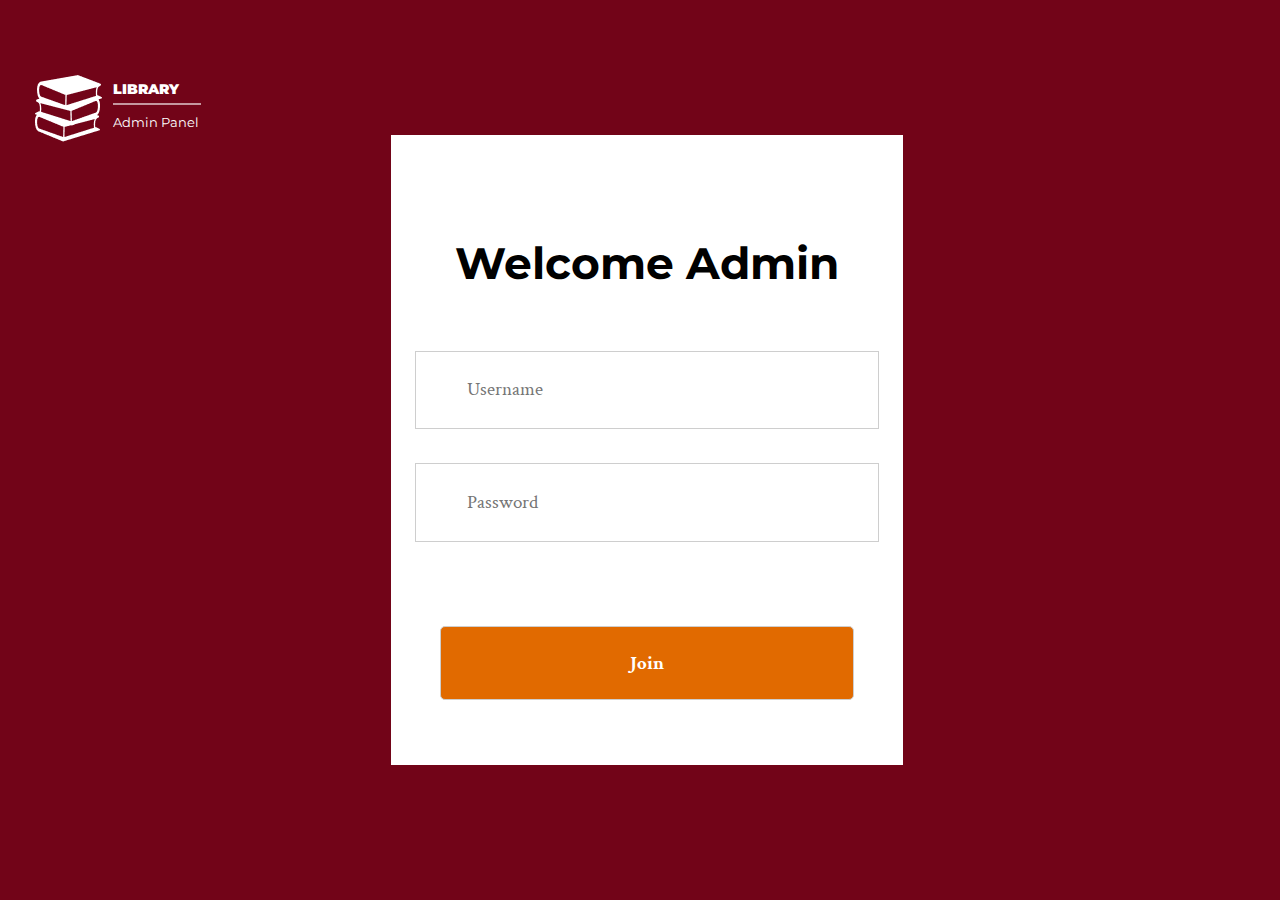
<file: index.html>
<!DOCTYPE html>
<html lang="en">

<head>
    <meta charset="UTF-8">
    <meta http-equiv="X-UA-Compatible" content="IE=edge">
    <meta name="viewport" content="width=device-width, initial-scale=1.0">
    <!-- jquery -->
    <script defer src="https://ajax.googleapis.com/ajax/libs/jquery/3.6.1/jquery.min.js"></script>
    <!-- js -->
    <script defer src=".//js/login.js"></script>
    <!-- google font cdn's -->
    <link
        href="https://fonts.googleapis.com/css2?family=Crimson+Text:wght@400;700&family=Montserrat:wght@400;500;600;700;900&family=Nunito+Sans&family=Roboto&display=swap"
        rel="stylesheet">
    <!-- Bootstrap -->
    <link href="https://cdn.jsdelivr.net/npm/bootstrap@5.2.3/dist/css/bootstrap.min.css" rel="stylesheet"
        integrity="sha384-rbsA2VBKQhggwzxH7pPCaAqO46MgnOM80zW1RWuH61DGLwZJEdK2Kadq2F9CUG65" crossorigin="anonymous">
    <!-- css -->
    <link rel="stylesheet" href="./css/reset.css">
    <link rel="stylesheet" href="./css/adminpanel.css">
    <title>Admin Login | Desktop</title>
</head>

<body>
    <div class="main">
        <div class="loginlogo">
            <div class="navbarhead">
                <img class="mainbook" src="./images/adminpanelimg/Vector.png" alt="book">
                <div class="head">
                    <h1>LIBRARY</h1>
                    <div class="firstline"></div>
                    <div class="h1">Admin Panel</div>
                </div>
            </div>
        </div>

        <div class="login">
            <div class="welcome">Welcome Admin</div>
            <input id="usernameinput" class="joininput" type="text" placeholder="Username">
            <input id="passwordinput" class="joininput" type="password" placeholder="Password">
            <button class="join">Join</button>

            <div id="success" class="alert alert-success alertwidth alertsuc ">
                Succesful
                Welcome Admin Panel
            </div>
            <div id="danger" class="alert alert-danger alertwidth alertdang">
                Please try again!
            </div>

        </div>

    </div>
</body>

</html>
</file>
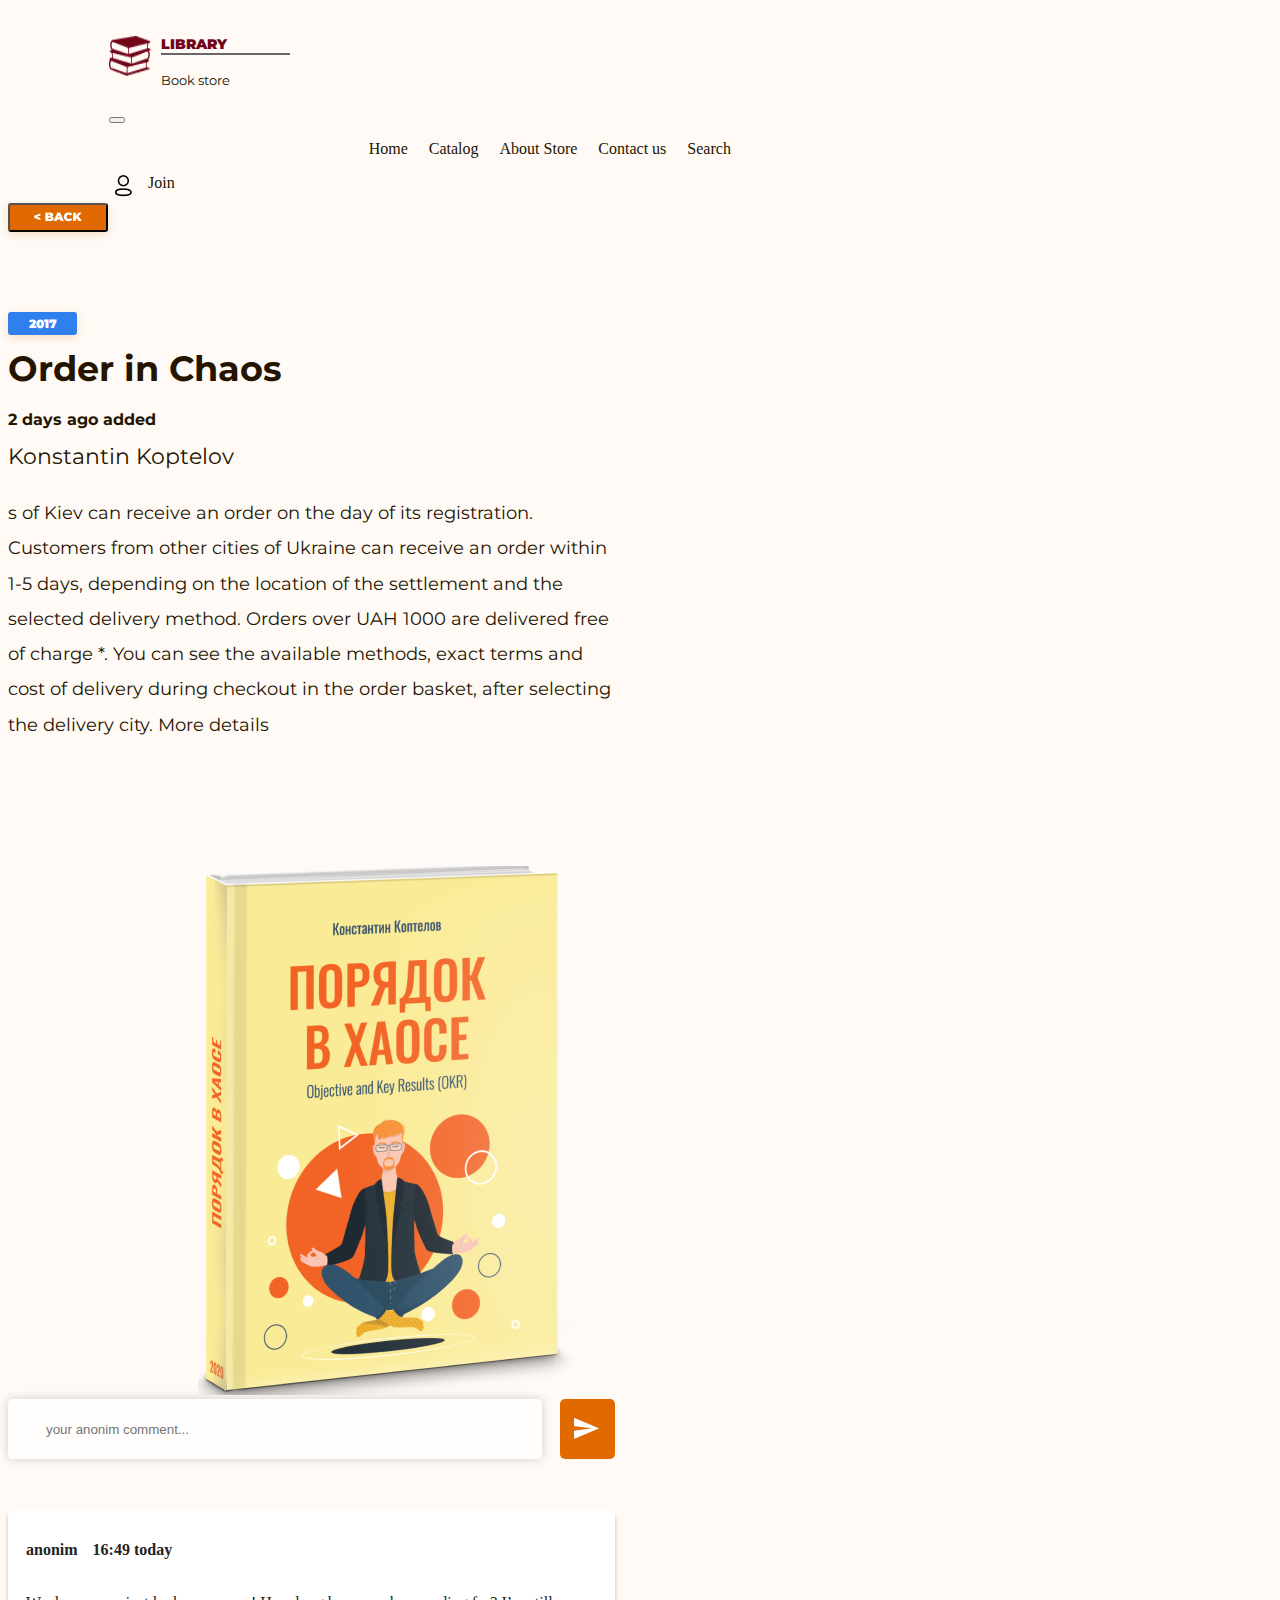
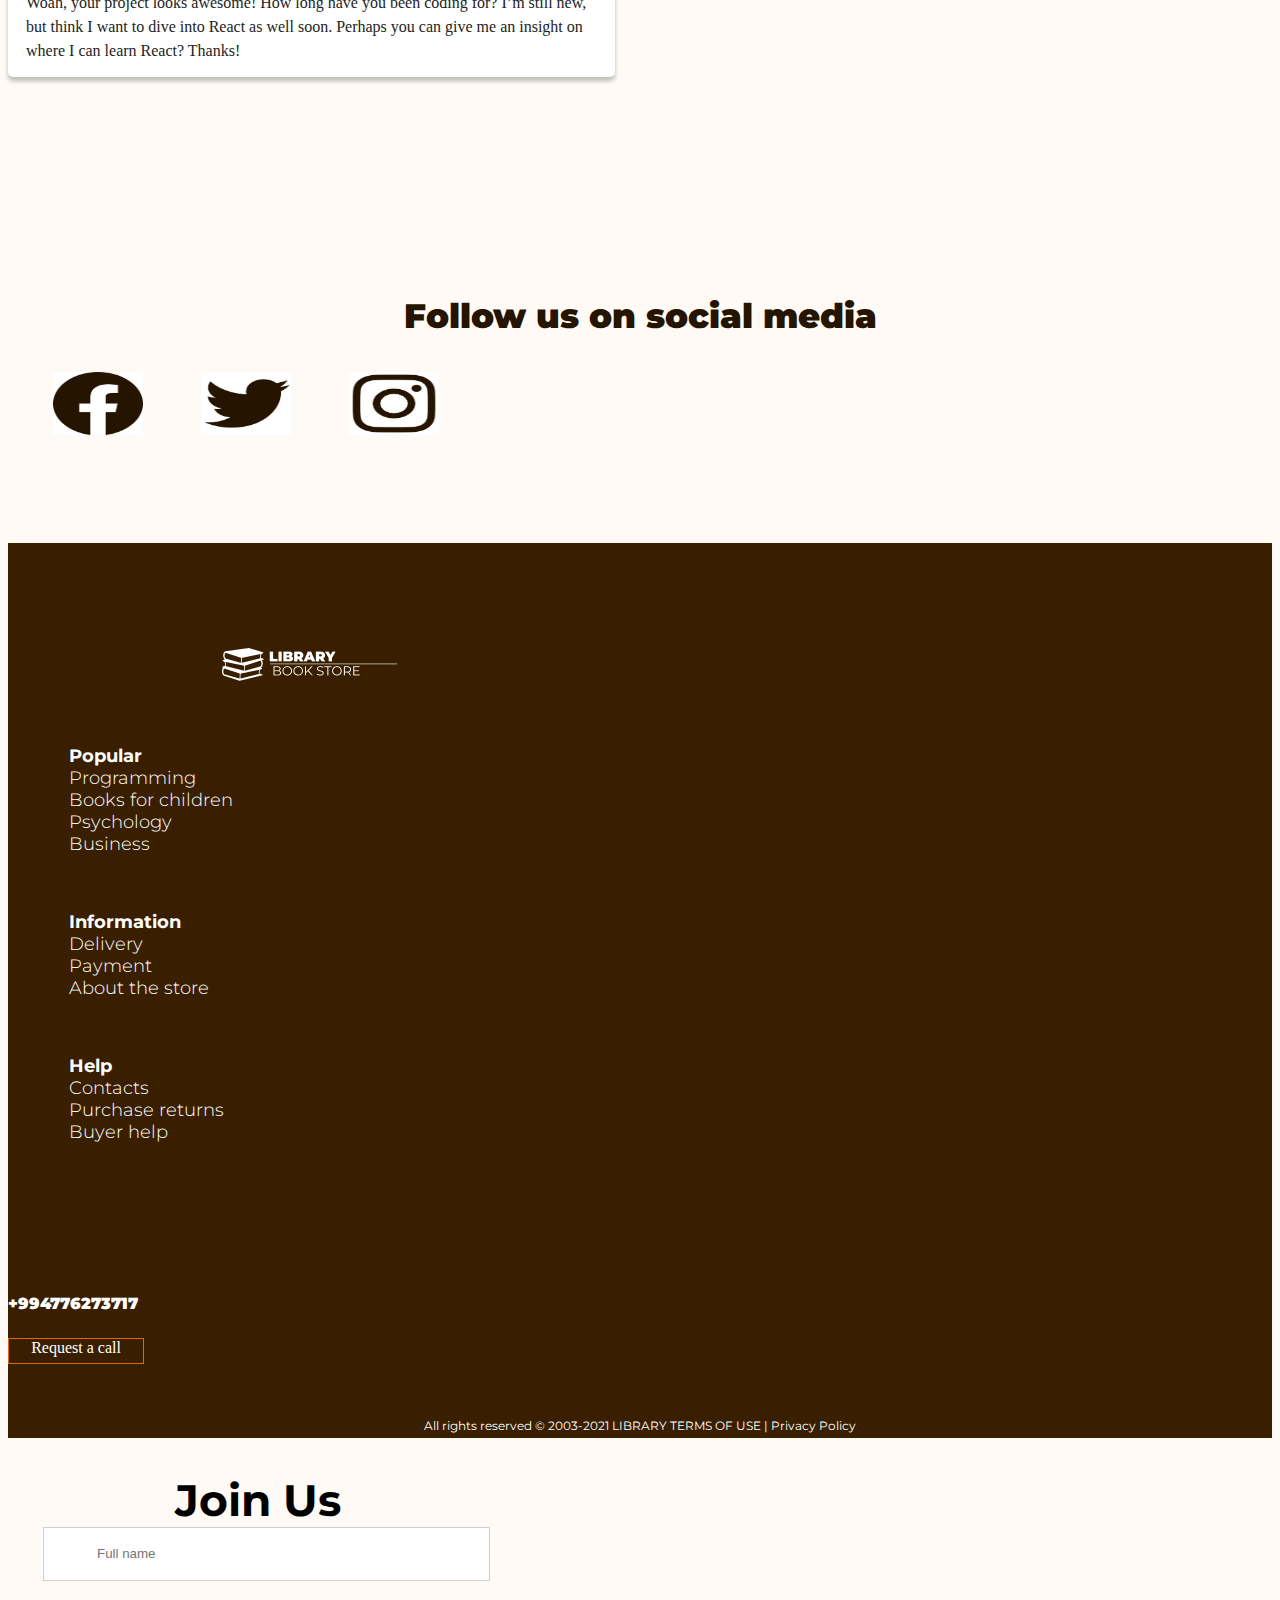
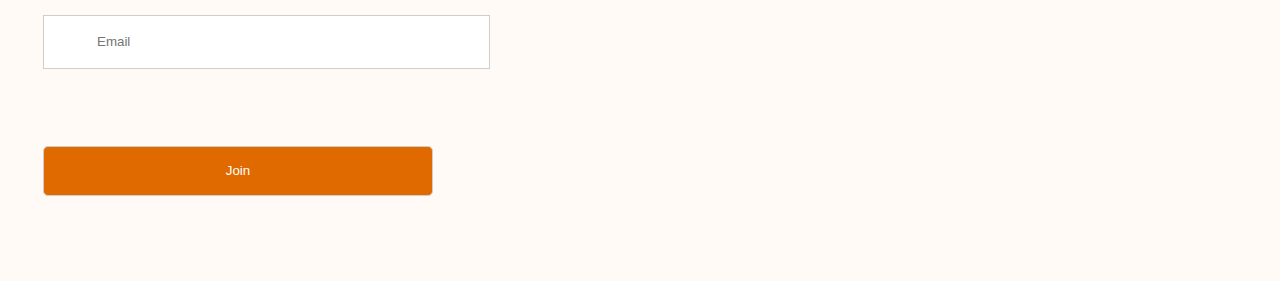
<file: book-page.html>
<!DOCTYPE html>
<html lang="en">

<head>
    <meta charset="UTF-8">
    <meta http-equiv="X-UA-Compatible" content="IE=edge">
    <meta name="viewport" content="width=device-width, initial-scale=1.0">
    <title>Document</title>
    <link rel="stylesheet" href="https://cdn.jsdelivr.net/npm/bootstrap@5.2.2/dist/css/bootstrap.min.css"
        integrity="sha384-Zenh87qX5JnK2Jl0vWa8Ck2rdkQ2Bzep5IDxbcnCeuOxjzrPF/et3URy9Bv1WTRi" crossorigin="anonymous">
    <link rel="stylesheet" href="./assets/css/book-page.css">
    <link
        href="https://fonts.googleapis.com/css2?family=Montserrat:wght@400;500;600;900&family=Nunito+Sans&family=Roboto&display=swap"
        rel="styleshee9t">
    <link
        href="https://fonts.googleapis.com/css2?family=Montserrat:wght@400;500;600;900&family=Nunito+Sans&family=Roboto&display=swap"
        rel="stylesheet">
    <script defer src="https://cdn.jsdelivr.net/npm/bootstrap@5.2.2/dist/js/bootstrap.min.js"
        integrity="sha384-IDwe1+LCz02ROU9k972gdyvl+AESN10+x7tBKgc9I5HFtuNz0wWnPclzo6p9vxnk"
        crossorigin="anonymous"></script>
    <script defer src="https://cdnjs.cloudflare.com/ajax/libs/jquery/3.2.1/jquery.min.js"></script>
    <script defer src="./js/adminpanel.js"></script>
    <script defer src="https://cdnjs.cloudflare.com/ajax/libs/popper.js/1.12.3/umd/popper.min.js"
        integrity="sha384-vFJXuSJphROIrBnz7yo7oB41mKfc8JzQZiCq4NCceLEaO4IHwicKwpJf9c9IpFgh" crossorigin="anonymous">
        </script>
    <script defer src="https://maxcdn.bootstrapcdn.com/bootstrap/4.0.0-beta.2/js/bootstrap.min.js"
        integrity="sha384-alpBpkh1PFOepccYVYDB4do5UnbKysX5WZXm3XxPqe5iKTfUKjNkCk9SaVuEZflJ"
        crossorigin="anonymous"></script>
</head>

<body>
    <!-- header -->
    <header>
        <div class="row">
            <nav class="navbar navbar-expand-lg  " style="height:80px ">
                <div class="container-fluid" style="margin-top:36px">
                    <a class="navlogo" href="#">
                        <img src="./assets/images/Vector (7).png" alt="book">
                        <div>
                            <div class="logoh1">LIBRARY</div>
                            <div class="line"></div>
                            <p class="logop">Book store</p>
                        </div>
                    </a>
                    <button class="navbar-toggler" type="button" data-bs-toggle="collapse" data-bs-target="#navbarNav"
                        aria-controls="navbarNav" aria-expanded="false" aria-label="Toggle navigation">
                        <span class="navbar-toggler-icon"></span>
                    </button>
                    <div class="collapse navbar-collapse" id="navbarNav">
                        <ul class="navbar-nav">
                            <li class="nav-item"><a href="#">Home</a></li>
                            <li class="nav-item"><a href="./catalog.html">Catalog</a></li>
                            <li class="nav-item"><a href="./about.html">About Store</a></li>
                            <li class="nav-item"><a href="#">Contact us</a></li>
                            <li class="nav-item"><a href="#">Search</a></li>
                        </ul>
                        <a class="joinbtn">
                            <button type="button" id="join_btn" data-toggle="modal" data-target="#exampleModal">
                                <img src="./assets/images/Combined Shape.png" alt="icon">
                            </button> Join </a>
                    </div>
                </div>
            </nav>
    </header>
    <!-- header -->
    <section>
        <div class="row">
            <div class="col-lg-1"></div>
            <div class="col-md-12 col-lg-5">
                <button class="back-btn"><img src="./assets/images/_ back.png" alt=""></p> </button>
                <div class="number">2017</div>
                <div class="h2">Order in Chaos</div>
                <div class="h3">2 days ago added</div>
                <div class="h5">Konstantin Koptelov</div>
                <p class="text_p"> s of Kiev can receive an order on the day of its registration. Customers from other
                    cities of Ukraine can receive an order within 1-5 days, depending on the location of the settlement
                    and the selected delivery method. Orders over UAH 1000 are delivered free of charge *. You can see
                    the available methods, exact terms and cost of delivery during checkout in the order basket, after
                    selecting the delivery city. More details </p>
            </div>
            <div class="col-md-12 col-lg-5">
                <img class="img" src="./assets/images/image 2 (3).png" alt="">
            </div>
            <div class="col-lg-1"></div>
        </div>
    </section>
    <section>
        <div class="row">
            <div class="col-lg-1"></div>
            <div class="col-md-12 col-lg-5">
                <div class="anonim-comment">
                    <input type="text" placeholder="your anonim comment..." class="inp">
                    <button class="img-btn"><img src="./assets/images/Vector (8).png" alt=""></button>
                </div>
                <div class="text-all">
                    <div class="text-box">
                        <p class="text-anonim anonim">anonim</p>
                        <p class="text-anonim today">16:49 today</p>
                    </div>
                    <p class="text-p">Woah, your project looks awesome! How long have you been coding for? I’m still
                        new, but think I want to dive into React as well soon. Perhaps you can give me an insight on
                        where I can learn React? Thanks!</p>
                </div>
            </div>
            <div class="col-md-12 col-lg-5"></div>
            <div class="col-lg-1"></div>
        </div>
    </section>
    <footer id="footer">
        <div class="main">
            <div class="row">
                <div class="col-md-12 col-lg-12">
                    <h1 id="follow">Follow us on social media</h1>
                </div>
            </div>
            <div class="row">
                <div class="col-md-12 col-lg-12">
                    <div class="row justify-content-center">
                        <img class="social fb" src="./assets/images/facebook.jpg" alt="">
                        <img class="social twt" src="./assets/images/twitter.jpg" alt="">
                        <img class="social insta" src="./assets/images/instagram.jpg" alt="">
                    </div>
                </div>
            </div>
            <div class="footer-box">
                <div class="row">
                    <div class="col-md-6 col-lg-3">
                        <img id="loqo" src="./assets/images/loqo.png" alt="">
                    </div>
                    <div class="col-md-12 col-lg-6">
                        <div class="row aaa">
                            <!-- <div class="list-box"> -->
                            <div class="col-md-12 col-lg-4">
                                <ul class="list-group">
                                    <li class="list-group-item title-group">Popular</li>
                                    <li class="list-group-item">Programming</li>
                                    <li class="list-group-item">Books for children</li>
                                    <li class="list-group-item">Psychology</li>
                                    <li class="list-group-item">Business</li>
                                </ul>
                            </div>
                            <div class="col-md-12 col-lg-4">
                                <ul class="list-group">
                                    <li class="list-group-item title-group">Information</li>
                                    <li class="list-group-item">Delivery</li>
                                    <li class="list-group-item">Payment</li>
                                    <li class="list-group-item">About the store</li>
                                </ul>
                            </div>
                            <div class="col-md-12 col-lg-4">
                                <ul class="list-group">
                                    <li class="list-group-item title-group">Help</li>
                                    <li class="list-group-item">Contacts</li>
                                    <li class="list-group-item">Purchase returns</li>
                                    <li class="list-group-item">Buyer help</li>
                                </ul>
                            </div>
                            <!-- </div> -->
                        </div>
                    </div>
                    <div class="col-md-12 col-lg-3">
                        <div class="connection">
                            <div class="phone">+994776273717</div>
                            <div class="call">Request a call</div>
                        </div>
                    </div>
                </div>
                <div class="row">
                    <div class="col-md-12 col-lg-12">
                        <p class="text">All rights reserved © 2003-2021 LIBRARY TERMS OF USE | Privacy Policy</p>
                    </div>
                </div>
            </div>
        </div>
    </footer>
    <!-- Modal -->
    <div class="modal fade" id="exampleModal" tabindex="-1" role="dialog" aria-labelledby="exampleModalLabel"
        aria-hidden="true">
        <div class="modal-dialog" role="document">
            <div class="modal-content">
                <h5 class="modal-title" id="exampleModalLabel">Join Us</h5>
                <div class="modal-body">
                    <input id="modalnameinput" class="modal-input" type="text" placeholder="Full name">
                    <input id="modalmailinput" class="modal-input" type="email" placeholder="Email">
                    <button id="modaljoinbtn" type="button" class="btn btn-warning">Join</button>
                </div>
            </div>
        </div>
    </div>
</body>

</html>
</file>
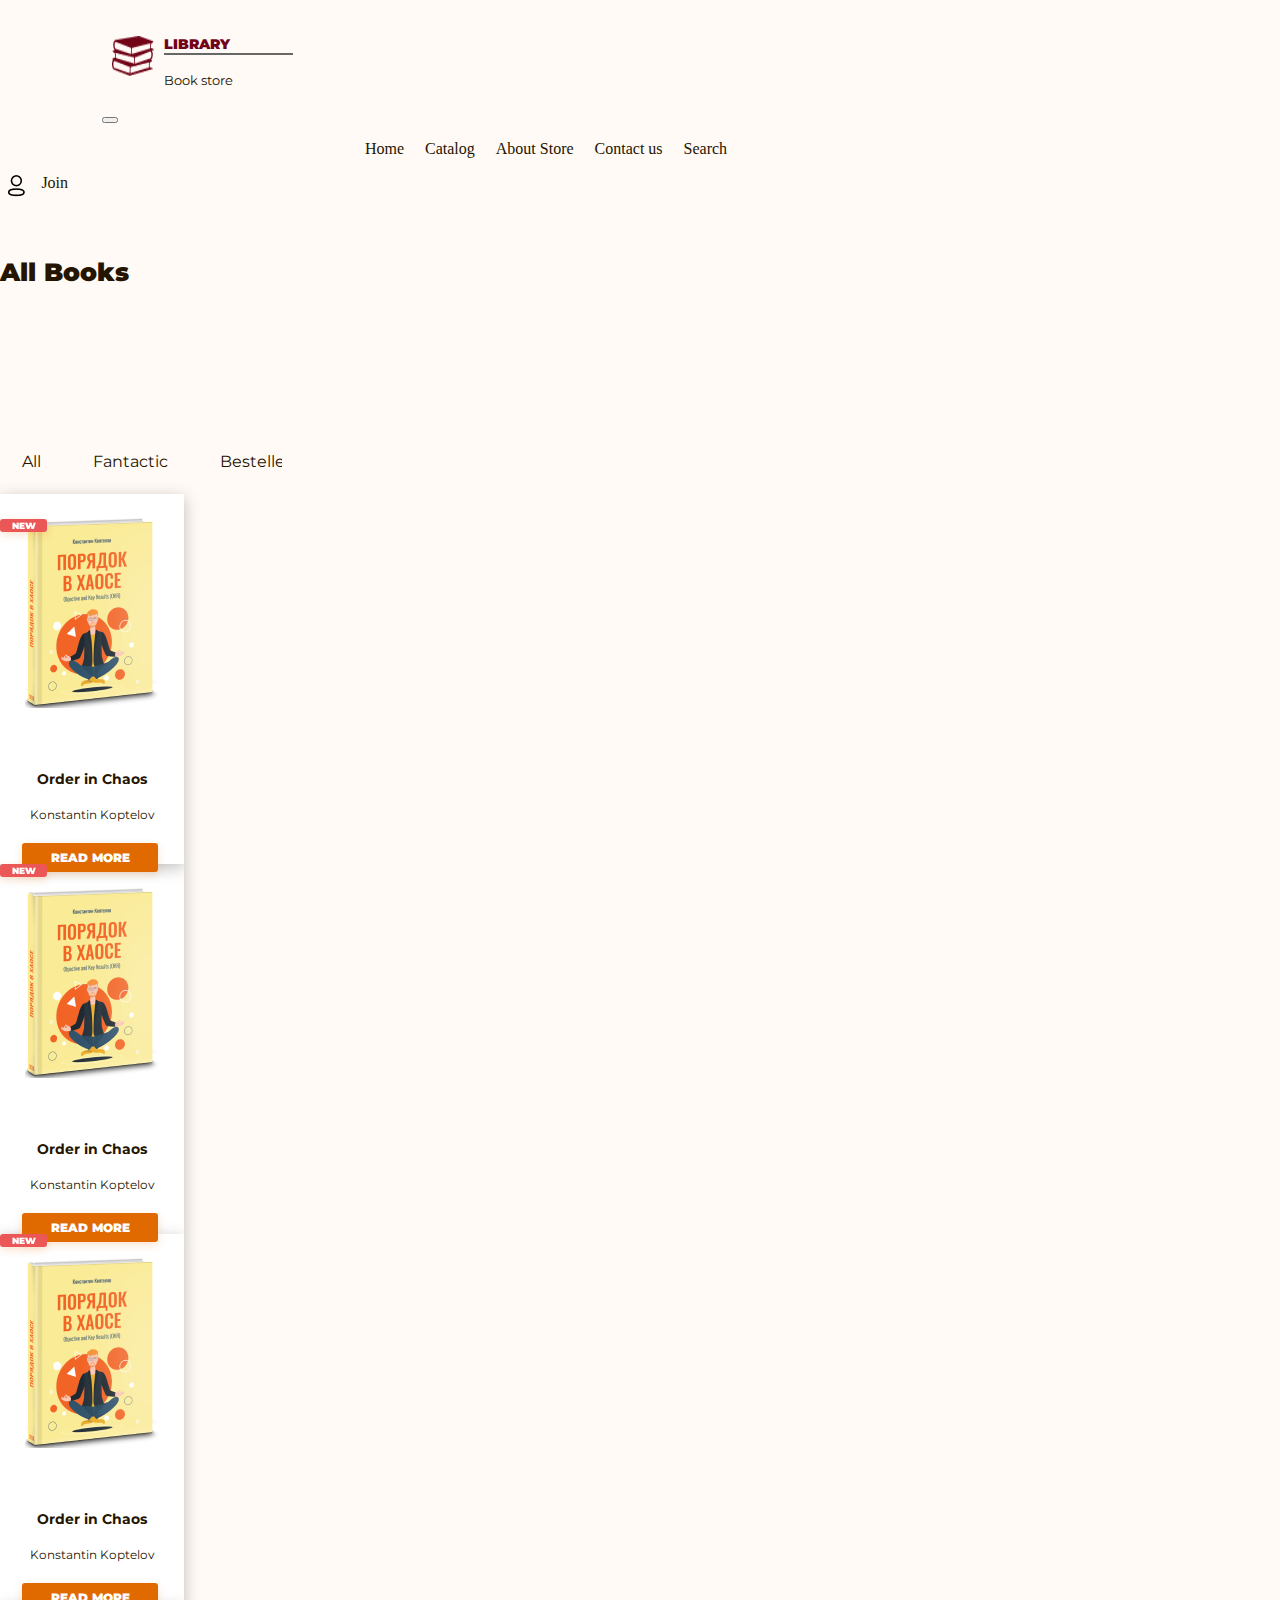
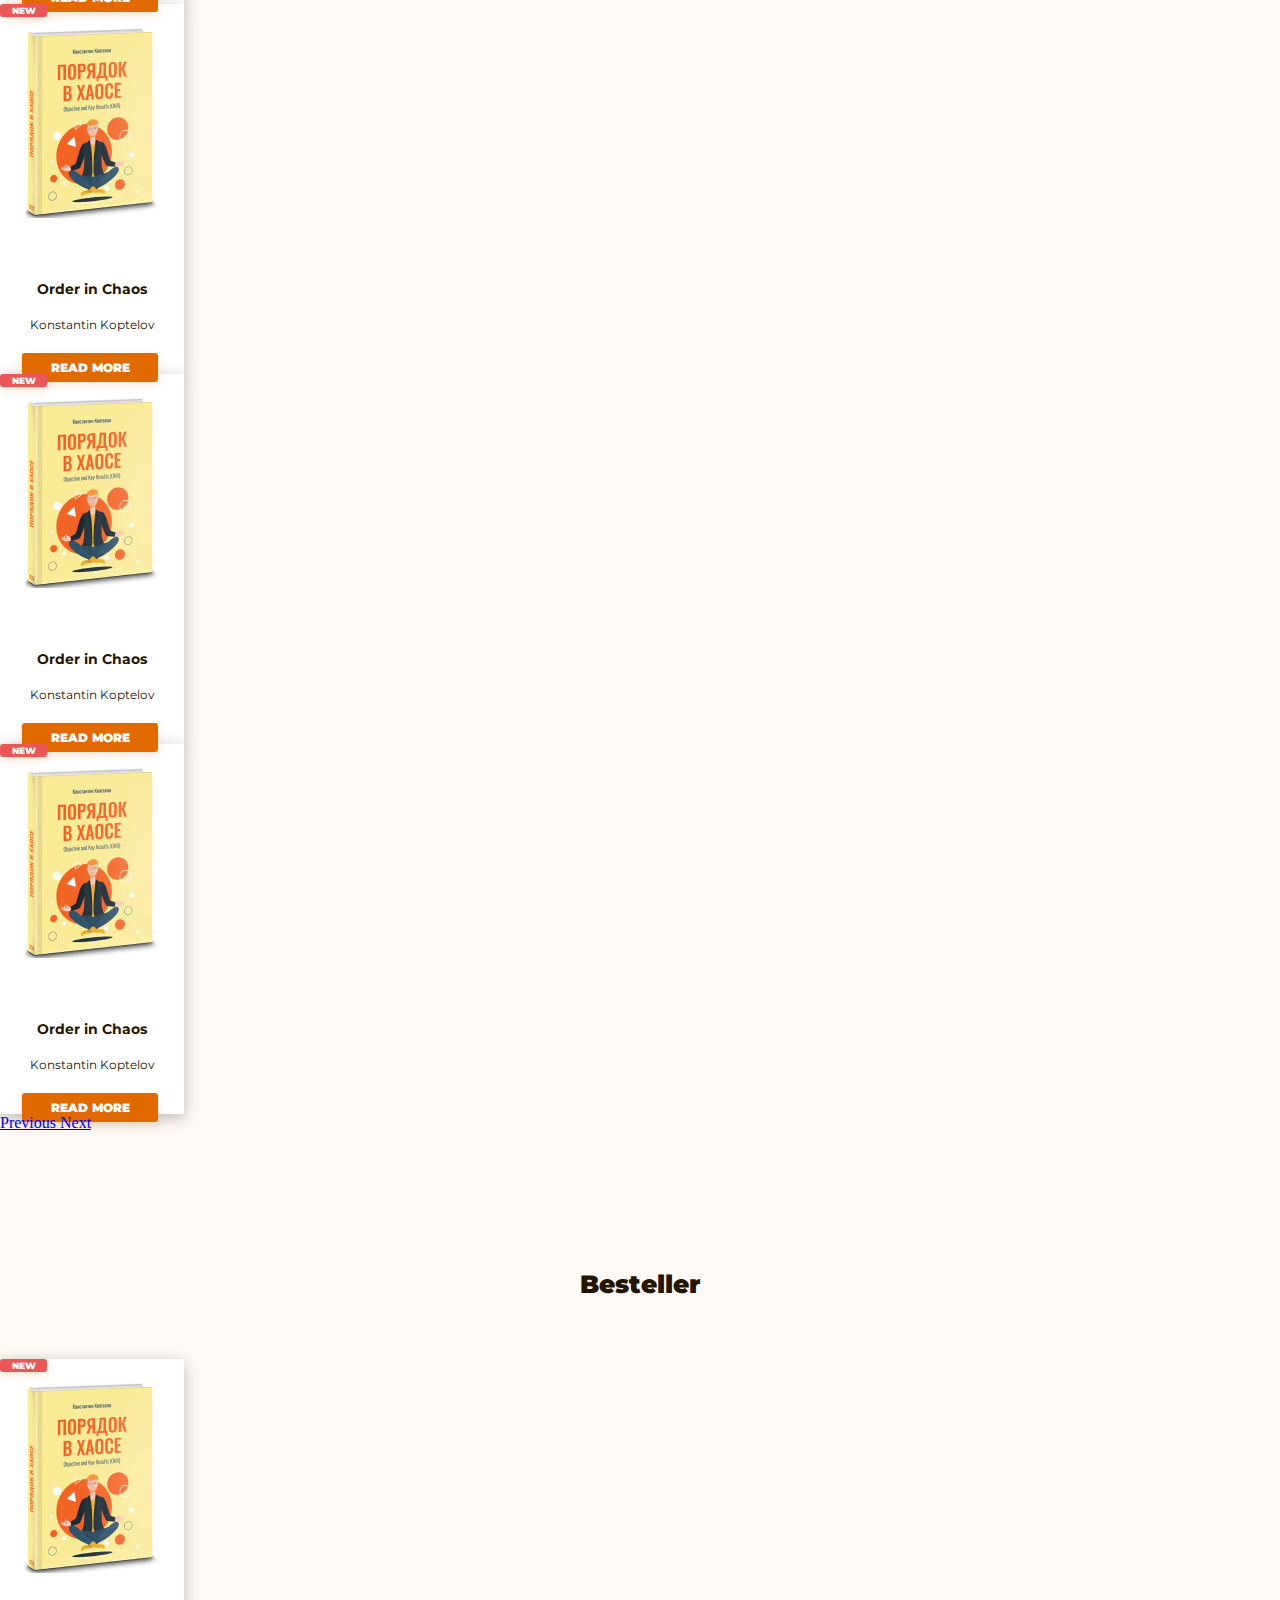
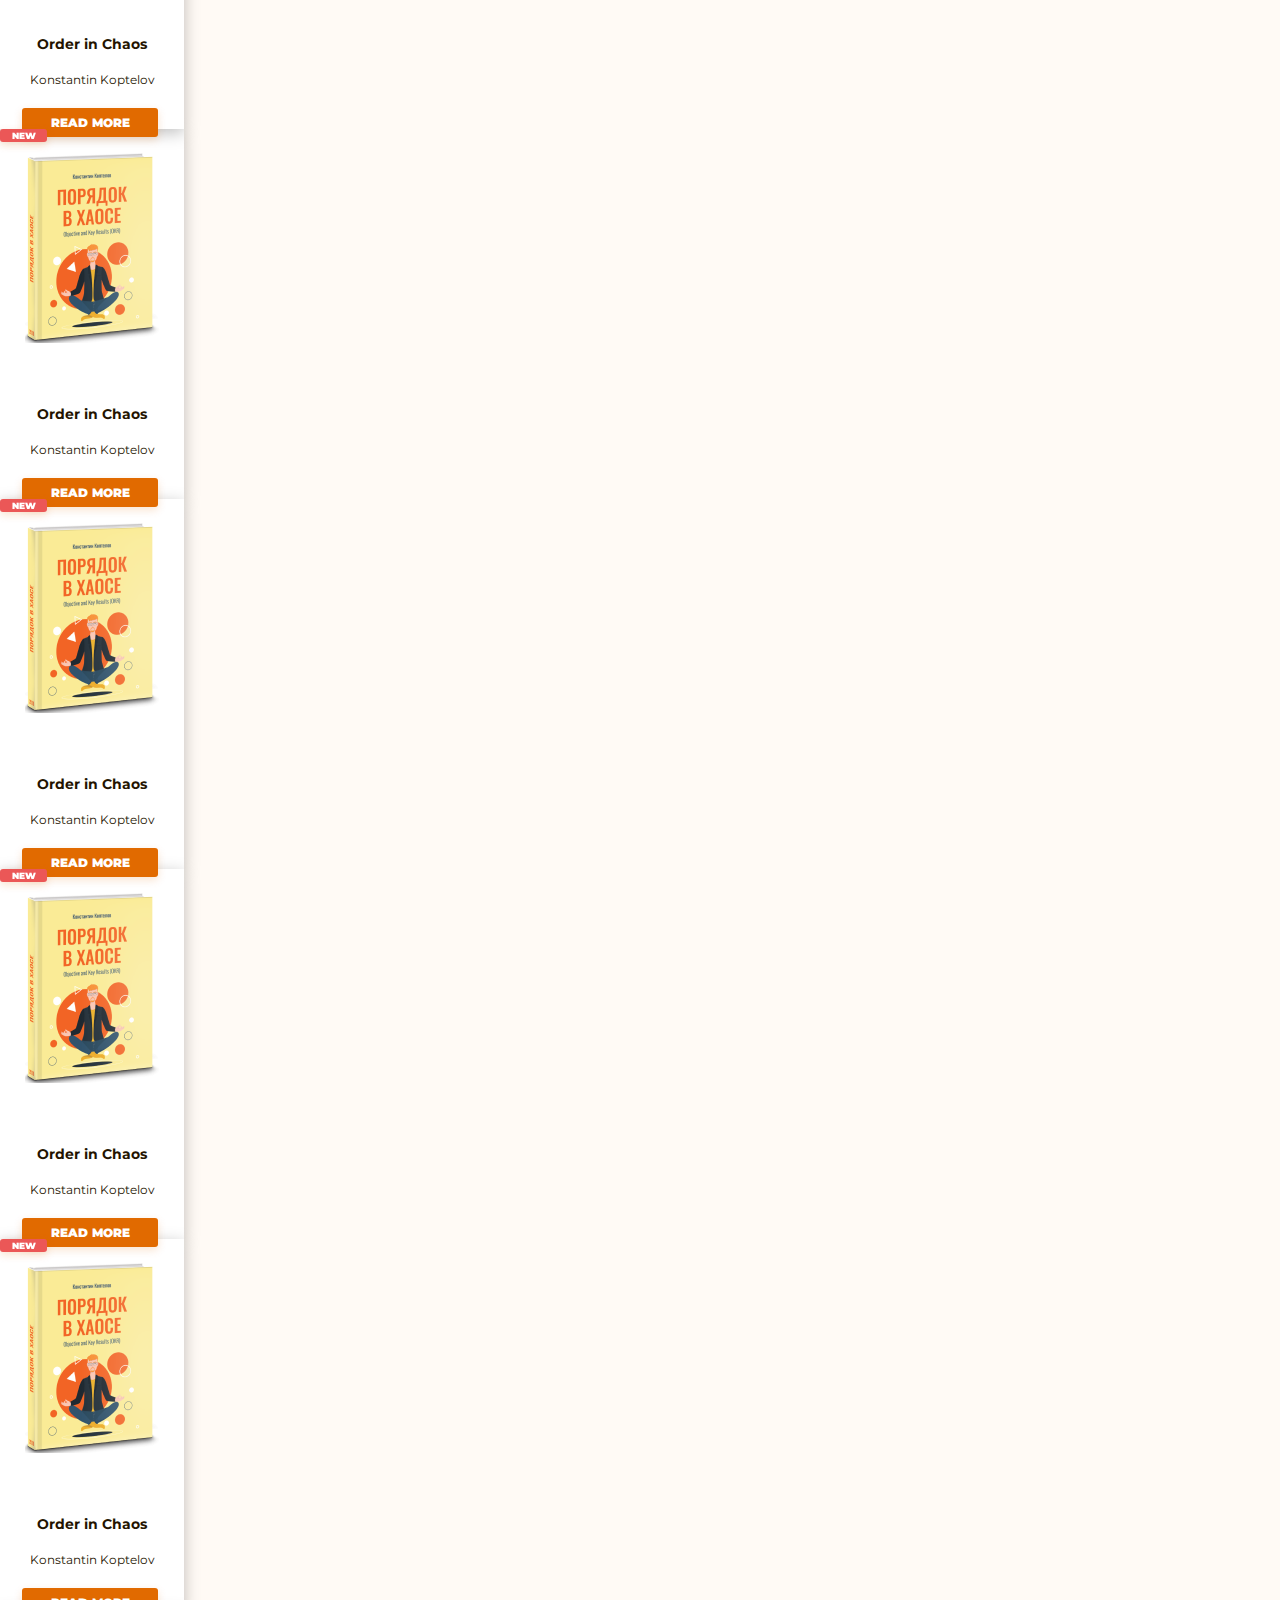
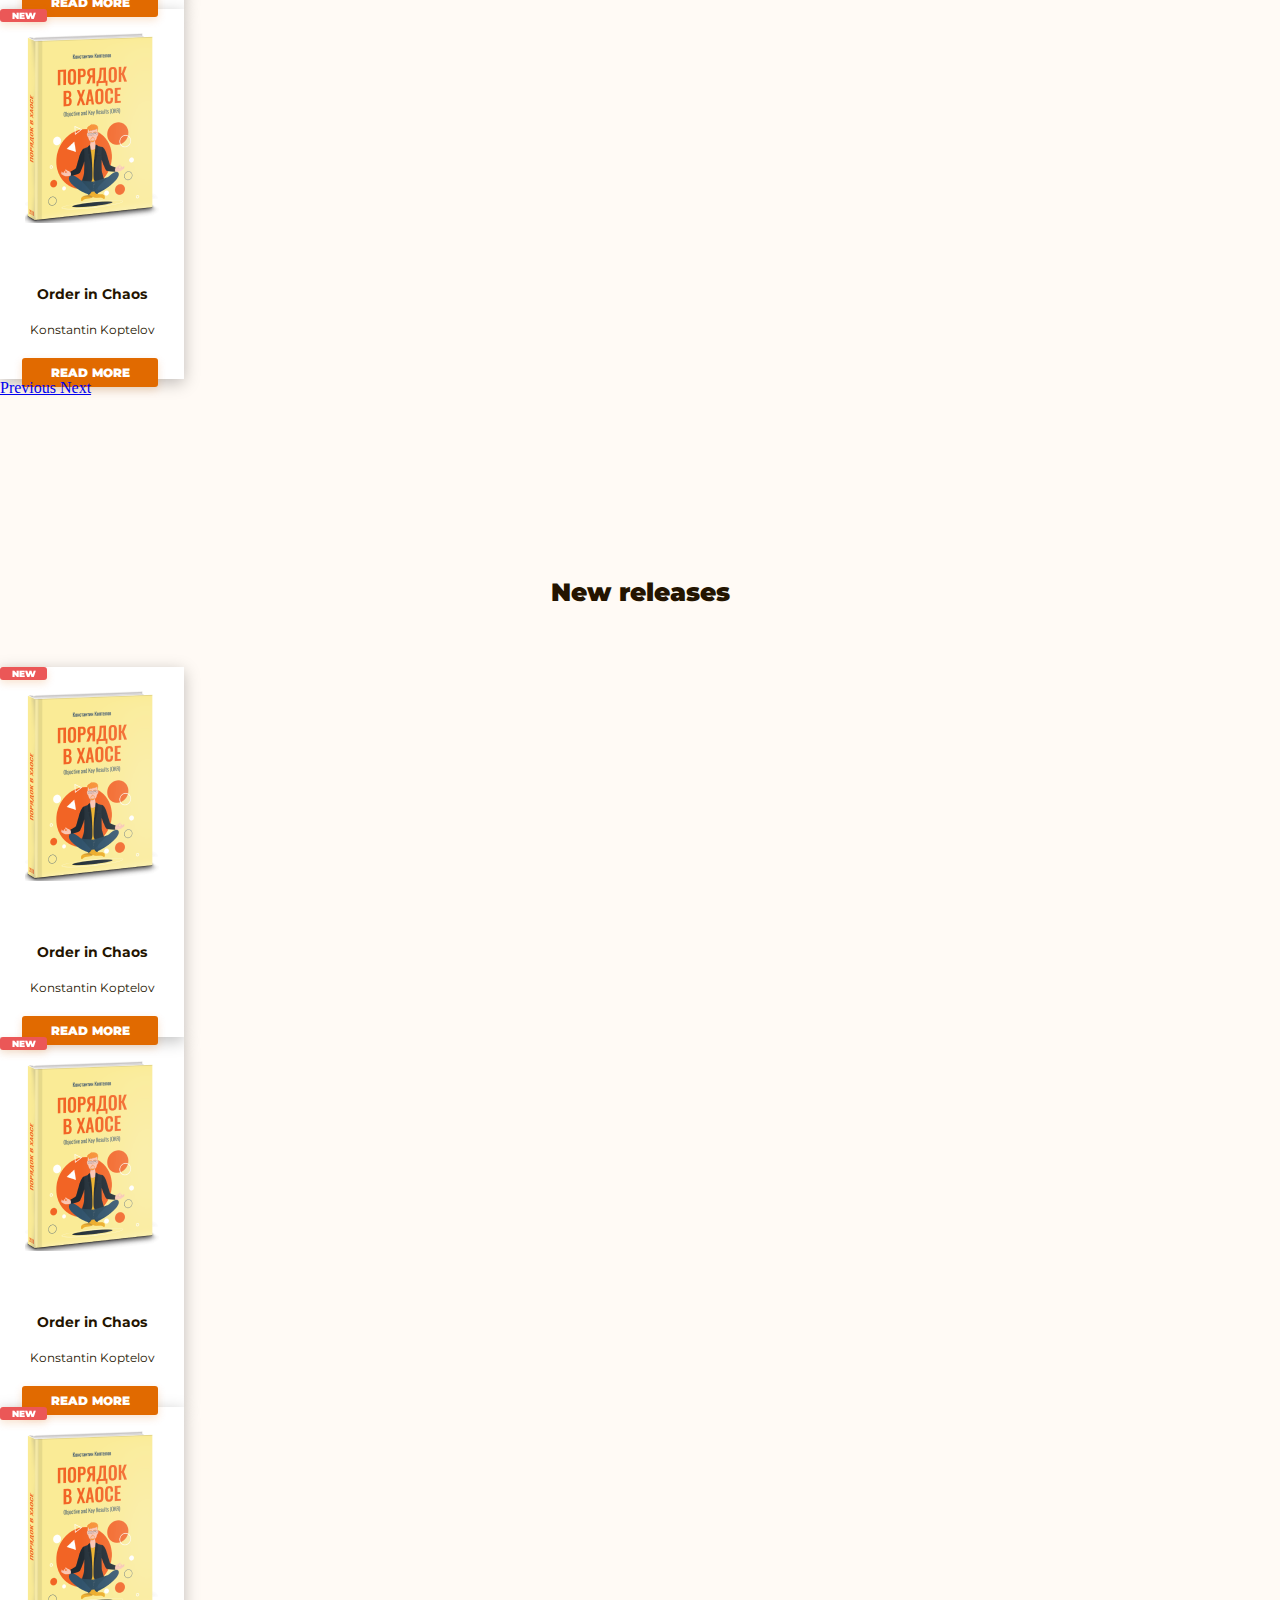
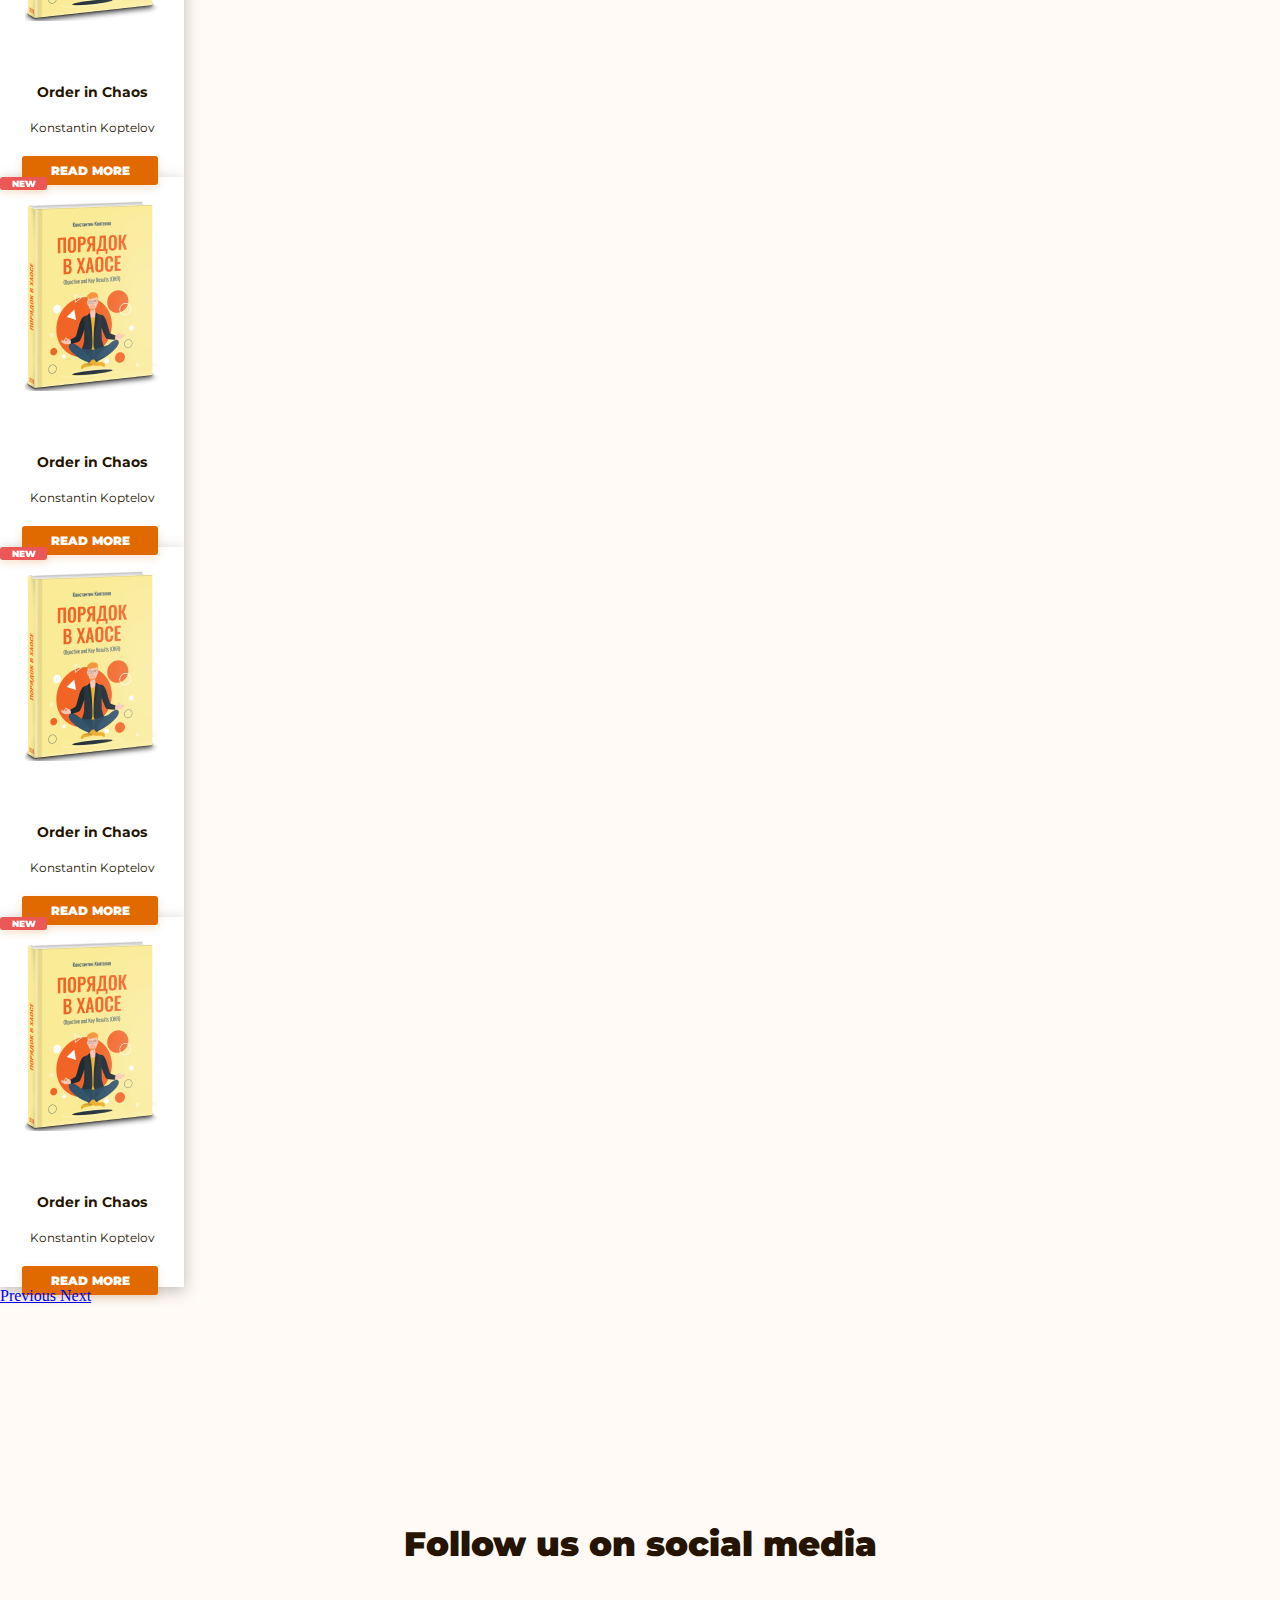
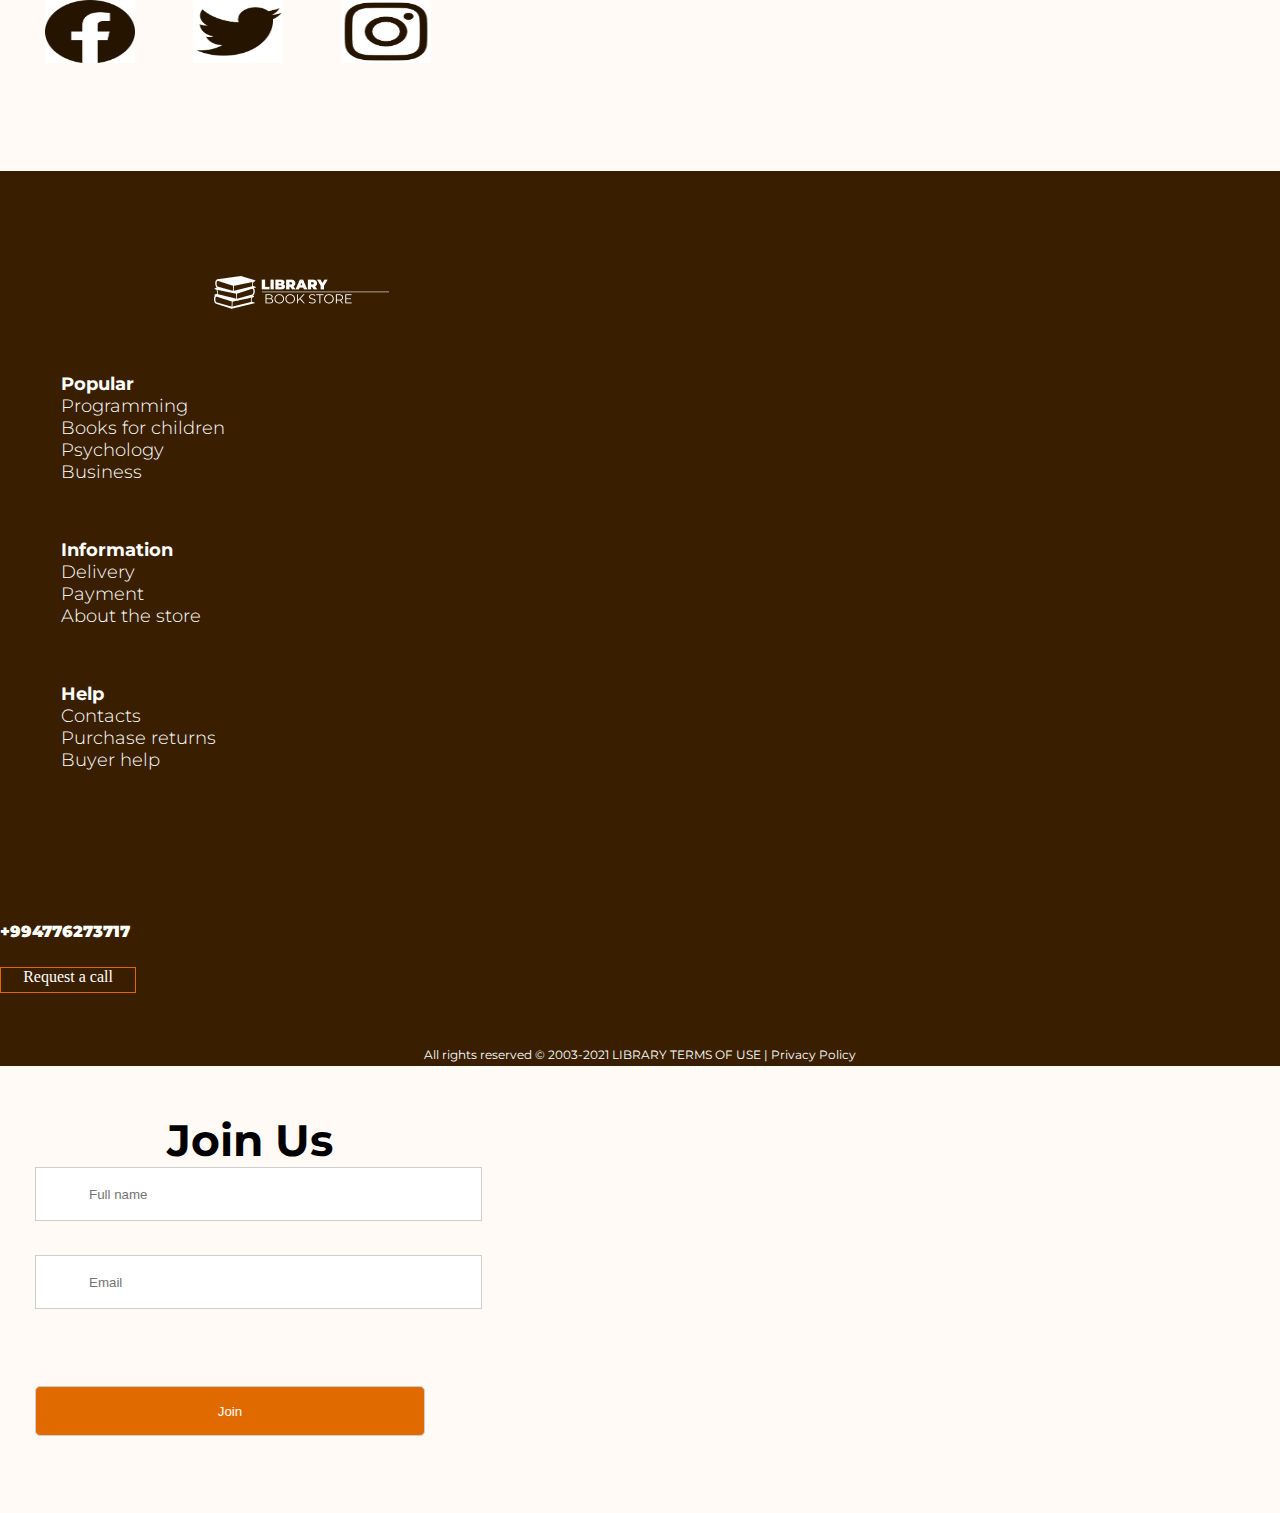
<file: catalog.html>
<!DOCTYPE html>
<html lang="en">

<head>
    <meta charset="UTF-8">
    <meta http-equiv="X-UA-Compatible" content="IE=edge">
    <meta name="viewport" content="width=device-width, initial-scale=1.0">
    <title>Document</title>
    <link rel="stylesheet" href="https://cdn.jsdelivr.net/npm/bootstrap@5.2.2/dist/css/bootstrap.min.css"
        integrity="sha384-Zenh87qX5JnK2Jl0vWa8Ck2rdkQ2Bzep5IDxbcnCeuOxjzrPF/et3URy9Bv1WTRi" crossorigin="anonymous">
    <link rel="stylesheet" href="./assets/css/catalog.css">
    <link
        href="https://fonts.googleapis.com/css2?family=Montserrat:wght@400;500;600;900&family=Nunito+Sans&family=Roboto&display=swap"
        rel="stylesheet">
    <script defer src="https://cdn.jsdelivr.net/npm/bootstrap@5.2.2/dist/js/bootstrap.min.js"
        integrity="sha384-IDwe1+LCz02ROU9k972gdyvl+AESN10+x7tBKgc9I5HFtuNz0wWnPclzo6p9vxnk"
        crossorigin="anonymous"></script>
    <script defer src="https://cdnjs.cloudflare.com/ajax/libs/jquery/3.2.1/jquery.min.js"></script>
    <script defer src="./js/adminpanel.js"></script>
    <script defer src="https://cdnjs.cloudflare.com/ajax/libs/popper.js/1.12.3/umd/popper.min.js"
        integrity="sha384-vFJXuSJphROIrBnz7yo7oB41mKfc8JzQZiCq4NCceLEaO4IHwicKwpJf9c9IpFgh" crossorigin="anonymous">
        </script>
    <script defer src="https://maxcdn.bootstrapcdn.com/bootstrap/4.0.0-beta.2/js/bootstrap.min.js"
        integrity="sha384-alpBpkh1PFOepccYVYDB4do5UnbKysX5WZXm3XxPqe5iKTfUKjNkCk9SaVuEZflJ"
        crossorigin="anonymous"></script>
    <script defer src="./assets/js/catalog.js"></script>
</head>

<body>
    <!-- header -->
    <header>
        <div class="row">
            <nav class="navbar navbar-expand-lg  " style="height:80px ">
                <div class="container-fluid" style="margin-top:36px">
                    <a class="navlogo" href="#">
                        <img src="./assets/images/Vector (7).png" alt="book">
                        <div>
                            <div class="logoh1">LIBRARY</div>
                            <div class="line"></div>
                            <p class="logop">Book store</p>
                        </div>
                    </a>
                    <button class="navbar-toggler" type="button" data-bs-toggle="collapse" data-bs-target="#navbarNav"
                        aria-controls="navbarNav" aria-expanded="false" aria-label="Toggle navigation">
                        <span class="navbar-toggler-icon"></span>
                    </button>
                    <div class="collapse navbar-collapse" id="navbarNav">
                        <ul class="navbar-nav">
                            <li class="nav-item"><a href="./home.html">Home</a></li>
                            <li class="nav-item"><a href="./catalog.html">Catalog</a></li>
                            <li class="nav-item"><a href="./about.html">About Store</a></li>
                            <li class="nav-item"><a href="./contact.html">Contact us</a></li>
                            <li class="nav-item"><a href="./search.html">Search</a></li>
                        </ul>
                        <a class="joinbtn">
                            <button type="button" id="join_btn" data-toggle="modal" data-target="#exampleModal">
                                <img src="./assets/images/Combined Shape.png" alt="icon">
                            </button> Join </a>
                    </div>
                </div>
            </nav>
            <!-- </div> -->
        </div>
    </header>
    <!-- header -->
    <section id="section-all">
        <div class="container text-center my-3">
            <div class="row">
                <div class="col-md-12 col-lg-4">
                    <h2 class="book">All Books</h2>
                </div>
                <div class="col-md-6 col-lg-8">
                    <div class="catalog scrolling-area">
                        <div class="scrolling-element-inside">
                            <button class="catalog-btn">All</button>
                            <button class="catalog-btn">Fantactic</button>
                            <button class="catalog-btn">Besteller</button>
                            <button class="catalog-btn">Baby</button>
                            <button class="catalog-btn">Development</button>
                        </div>
                    </div>
                </div>
            </div>
            <div class="row mx-auto my-auto">
                <div id="recipeCarousel" class="carousel slide w-100" data-ride="carousel">
                    <div class="carousel-inner w-100" role="listbox">
                        <div class="carousel-item active">
                            <div class="col-md-2">
                                <div class="card card-body">
                                    <div class="book_box">
                                        <img class="img-book" src="./assets/images/image 2 (2).png" alt="">
                                        <h5 class="card-title">Order in Chaos</h5>
                                        <p class="book-name">Konstantin Koptelov</p>
                                        <button class="read-btn">Read More</button>
                                        <div class="new">New</div>
                                    </div>
                                </div>
                            </div>
                        </div>
                        <div class="carousel-item">
                            <div class="col-md-2">
                                <div class="card card-body">
                                    <div class="book_box">
                                        <img class="img-book" src="./assets/images/image 2 (2).png" alt="">
                                        <h5 class="card-title">Order in Chaos</h5>
                                        <p class="book-name">Konstantin Koptelov</p>
                                        <button class="read-btn">Read More</button>
                                        <div class="new">New</div>
                                    </div>
                                </div>
                            </div>
                        </div>
                        <div class="carousel-item">
                            <div class="col-md-2">
                                <div class="card card-body">
                                    <div class="book_box">
                                        <img class="img-book" src="./assets/images/image 2 (2).png" alt="">
                                        <h5 class="card-title">Order in Chaos</h5>
                                        <p class="book-name">Konstantin Koptelov</p>
                                        <button class="read-btn">Read More</button>
                                        <div class="new">New</div>
                                    </div>
                                </div>
                            </div>
                        </div>
                        <div class="carousel-item">
                            <div class="col-md-2">
                                <div class="card card-body">
                                    <div class="book_box">
                                        <img class="img-book" src="./assets/images/image 2 (2).png" alt="">
                                        <h5 class="card-title">Order in Chaos</h5>
                                        <p class="book-name">Konstantin Koptelov</p>
                                        <button class="read-btn">Read More</button>
                                        <div class="new">New</div>
                                    </div>
                                </div>
                            </div>
                        </div>
                        <div class="carousel-item">
                            <div class="col-md-2">
                                <div class="card card-body">
                                    <div class="book_box">
                                        <img class="img-book" src="./assets/images/image 2 (2).png" alt="">
                                        <h5 class="card-title">Order in Chaos</h5>
                                        <p class="book-name">Konstantin Koptelov</p>
                                        <button class="read-btn">Read More</button>
                                        <div class="new">New</div>
                                    </div>
                                </div>
                            </div>
                        </div>
                        <div class="carousel-item">
                            <div class="col-md-2">
                                <div class="card card-body">
                                    <div class="book_box">
                                        <img class="img-book" src="./assets/images/image 2 (2).png" alt="">
                                        <h5 class="card-title">Order in Chaos</h5>
                                        <p class="book-name">Konstantin Koptelov</p>
                                        <button class="read-btn">Read More</button>
                                        <div class="new">New</div>
                                    </div>
                                </div>
                            </div>
                            <div class="col-md-1"></div>
                        </div>
                    </div>
                    <a class="carousel-control-prev w-auto" href="#recipeCarousel" role="button" data-slide="prev">
                        <span class="carousel-control-prev-icon bg-dark border border-dark rounded-circle"
                            aria-hidden="true"></span>
                        <span class="sr-only">Previous</span>
                    </a>
                    <a class="carousel-control-next w-auto" href="#recipeCarousel" role="button" data-slide="next">
                        <span class="carousel-control-next-icon bg-dark border border-dark rounded-circle"
                            aria-hidden="true"></span>
                        <span class="sr-only">Next</span>
                    </a>
                </div>
            </div>
        </div>
    </section>
    <section id="section-besteller">
        <!-- corusel-2 -->
        <div class="container text-center my-3">
            <div class="row">
                <div class="col-lg-12">
                    <h2 class="besteller">Besteller</h2>
                </div>
            </div>
            <div class="row mx-auto my-auto">
                <div class="col-md-1"></div>
                <div id="recipeCarousel1" class="carousel slide w-100" data-ride="carousel">
                    <div class="carousel-inner w-100" role="listbox">
                        <div class="carousel-item active">
                            <div class="col-md-2">
                                <div class="card card-body">
                                    <div class="book_box">
                                        <img class="img-book" src="./assets/images/image 2 (2).png" alt="">
                                        <h5 class="card-title">Order in Chaos</h5>
                                        <p class="book-name">Konstantin Koptelov</p>
                                        <button class="read-btn">Read More</button>
                                        <div class="new">New</div>
                                    </div>
                                </div>
                            </div>
                        </div>
                        <div class="carousel-item">
                            <div class="col-md-2">
                                <div class="card card-body">
                                    <div class="book_box">
                                        <img class="img-book" src="./assets/images/image 2 (2).png" alt="">
                                        <h5 class="card-title">Order in Chaos</h5>
                                        <p class="book-name">Konstantin Koptelov</p>
                                        <button class="read-btn">Read More</button>
                                        <div class="new">New</div>
                                    </div>
                                </div>
                            </div>
                        </div>
                        <div class="carousel-item">
                            <div class="col-md-2">
                                <div class="card card-body">
                                    <div class="book_box">
                                        <img class="img-book" src="./assets/images/image 2 (2).png" alt="">
                                        <h5 class="card-title">Order in Chaos</h5>
                                        <p class="book-name">Konstantin Koptelov</p>
                                        <button class="read-btn">Read More</button>
                                        <div class="new">New</div>
                                    </div>
                                </div>
                            </div>
                        </div>
                        <div class="carousel-item">
                            <div class="col-md-2">
                                <div class="card card-body">
                                    <div class="book_box">
                                        <img class="img-book" src="./assets/images/image 2 (2).png" alt="">
                                        <h5 class="card-title">Order in Chaos</h5>
                                        <p class="book-name">Konstantin Koptelov</p>
                                        <button class="read-btn">Read More</button>
                                        <div class="new">New</div>
                                    </div>
                                </div>
                            </div>
                        </div>
                        <div class="carousel-item">
                            <div class="col-md-2">
                                <div class="card card-body">
                                    <div class="book_box">
                                        <img class="img-book" src="./assets/images/image 2 (2).png" alt="">
                                        <h5 class="card-title">Order in Chaos</h5>
                                        <p class="book-name">Konstantin Koptelov</p>
                                        <button class="read-btn">Read More</button>
                                        <div class="new">New</div>
                                    </div>
                                </div>
                            </div>
                        </div>
                        <div class="carousel-item">
                            <div class="col-md-2">
                                <div class="card card-body">
                                    <div class="book_box">
                                        <img class="img-book" src="./assets/images/image 2 (2).png" alt="">
                                        <h5 class="card-title">Order in Chaos</h5>
                                        <p class="book-name">Konstantin Koptelov</p>
                                        <button class="read-btn">Read More</button>
                                        <div class="new">New</div>
                                    </div>
                                </div>
                            </div>
                            <div class="col-md-1"></div>
                        </div>
                    </div>
                    <a class="carousel-control-prev w-auto" href="#recipeCarousel1" role="button" data-slide="prev">
                        <span class="carousel-control-prev-icon bg-dark border border-dark rounded-circle"
                            aria-hidden="true"></span>
                        <span class="sr-only">Previous</span>
                    </a>
                    <a class="carousel-control-next w-auto" href="#recipeCarousel1" role="button" data-slide="next">
                        <span class="carousel-control-next-icon bg-dark border border-dark rounded-circle"
                            aria-hidden="true"></span>
                        <span class="sr-only">Next</span>
                    </a>
                </div>
                <div class="col-md-1"></div>
            </div>
        </div>
        <!-- corusel-2 -->
    </section>
    <section id="section-new-releases">
        <!-- corusel-1 -->
        <div class="container text-center my-3">
            <div class="row">
                <div class="col-lg-12">
                    <h2 class="new-releases">New releases</h2>
                </div>
            </div>
            <div class="row mx-auto my-auto">
                <div class="col-md-1"></div>
                <div id="recipeCarousel2" class="carousel slide w-100" data-ride="carousel">
                    <div class="carousel-inner w-100" role="listbox">
                        <div class="carousel-item active">
                            <div class="col-md-2">
                                <div class="card card-body">
                                    <div class="book_box">
                                        <img class="img-book" src="./assets/images/image 2 (2).png" alt="">
                                        <h5 class="card-title">Order in Chaos</h5>
                                        <p class="book-name">Konstantin Koptelov</p>
                                        <button class="read-btn">Read More</button>
                                        <div class="new">New</div>
                                    </div>
                                </div>
                            </div>
                        </div>
                        <div class="carousel-item">
                            <div class="col-md-2">
                                <div class="card card-body">
                                    <div class="book_box">
                                        <img class="img-book" src="./assets/images/image 2 (2).png" alt="">
                                        <h5 class="card-title">Order in Chaos</h5>
                                        <p class="book-name">Konstantin Koptelov</p>
                                        <button class="read-btn">Read More</button>
                                        <div class="new">New</div>
                                    </div>
                                </div>
                            </div>
                        </div>
                        <div class="carousel-item">
                            <div class="col-md-2">
                                <div class="card card-body">
                                    <div class="book_box">
                                        <img class="img-book" src="./assets/images/image 2 (2).png" alt="">
                                        <h5 class="card-title">Order in Chaos</h5>
                                        <p class="book-name">Konstantin Koptelov</p>
                                        <button class="read-btn">Read More</button>
                                        <div class="new">New</div>
                                    </div>
                                </div>
                            </div>
                        </div>
                        <div class="carousel-item">
                            <div class="col-md-2">
                                <div class="card card-body">
                                    <div class="book_box">
                                        <img class="img-book" src="./assets/images/image 2 (2).png" alt="">
                                        <h5 class="card-title">Order in Chaos</h5>
                                        <p class="book-name">Konstantin Koptelov</p>
                                        <button class="read-btn">Read More</button>
                                        <div class="new">New</div>
                                    </div>
                                </div>
                            </div>
                        </div>
                        <div class="carousel-item">
                            <div class="col-md-2">
                                <div class="card card-body">
                                    <div class="book_box">
                                        <img class="img-book" src="./assets/images/image 2 (2).png" alt="">
                                        <h5 class="card-title">Order in Chaos</h5>
                                        <p class="book-name">Konstantin Koptelov</p>
                                        <button class="read-btn">Read More</button>
                                        <div class="new">New</div>
                                    </div>
                                </div>
                            </div>
                        </div>
                        <div class="carousel-item">
                            <div class="col-md-2">
                                <div class="card card-body">
                                    <div class="book_box">
                                        <img class="img-book" src="./assets/images/image 2 (2).png" alt="">
                                        <h5 class="card-title">Order in Chaos</h5>
                                        <p class="book-name">Konstantin Koptelov</p>
                                        <button class="read-btn">Read More</button>
                                        <div class="new">New</div>
                                    </div>
                                </div>
                            </div>
                            <div class="col-md-1"></div>
                        </div>
                    </div>
                    <a class="carousel-control-prev w-auto" href="#recipeCarousel2" role="button" data-slide="prev">
                        <span class="carousel-control-prev-icon bg-dark border border-dark rounded-circle"
                            aria-hidden="true"></span>
                        <span class="sr-only">Previous</span>
                    </a>
                    <a class="carousel-control-next w-auto" href="#recipeCarousel2" role="button" data-slide="next">
                        <span class="carousel-control-next-icon bg-dark border border-dark rounded-circle"
                            aria-hidden="true"></span>
                        <span class="sr-only">Next</span>
                    </a>
                </div>
                <div class="col-md-1"></div>
            </div>
        </div>
        <!-- corusel-1 -->
    </section>
    <!-- footer -->
    <footer id="footer">
        <div class="main">
            <div class="row">
                <div class="col-md-12 col-lg-12">
                    <h1 id="follow">Follow us on social media</h1>
                </div>
            </div>
            <div class="row">
                <div class="col-md-12 col-lg-12">
                    <div class="row justify-content-center">
                        <img class="social fb" src="./assets/images/facebook.jpg" alt="">
                        <img class="social twt" src="./assets/images/twitter.jpg" alt="">
                        <img class="social insta" src="./assets/images/instagram.jpg" alt="">
                    </div>
                </div>
            </div>
            <div class="footer-box">
                <div class="row">
                    <div class="col-md-6 col-lg-3">
                        <img id="loqo" src="./assets/images/loqo.png" alt="">
                    </div>
                    <div class="col-md-12 col-lg-6">
                        <div class="row aaa">
                            <!-- <div class="list-box"> -->
                            <div class="col-md-12 col-lg-4">
                                <ul class="list-group">
                                    <li class="list-group-item title-group">Popular</li>
                                    <li class="list-group-item">Programming</li>
                                    <li class="list-group-item">Books for children</li>
                                    <li class="list-group-item">Psychology</li>
                                    <li class="list-group-item">Business</li>
                                </ul>
                            </div>
                            <div class="col-md-12 col-lg-4">
                                <ul class="list-group">
                                    <li class="list-group-item title-group">Information</li>
                                    <li class="list-group-item">Delivery</li>
                                    <li class="list-group-item">Payment</li>
                                    <li class="list-group-item">About the store</li>
                                </ul>
                            </div>
                            <div class="col-md-12 col-lg-4">
                                <ul class="list-group">
                                    <li class="list-group-item title-group">Help</li>
                                    <li class="list-group-item">Contacts</li>
                                    <li class="list-group-item">Purchase returns</li>
                                    <li class="list-group-item">Buyer help</li>
                                </ul>
                            </div>
                            <!-- </div> -->
                        </div>
                    </div>
                    <div class="col-md-12 col-lg-3">
                        <div class="connection">
                            <div class="phone">+994776273717</div>
                            <div class="call">Request a call</div>
                        </div>
                    </div>
                </div>
                <div class="row">
                    <div class="col-md-12 col-lg-12">
                        <p class="text">All rights reserved © 2003-2021 LIBRARY TERMS OF USE | Privacy Policy</p>
                    </div>
                </div>
            </div>
        </div>
    </footer>
    <!-- footer -->
    <!-- Modal -->
    <div class="modal fade" id="exampleModal" tabindex="-1" role="dialog" aria-labelledby="exampleModalLabel"
        aria-hidden="true">
        <div class="modal-dialog" role="document">
            <div class="modal-content">
                <h5 class="modal-title" id="exampleModalLabel">Join Us</h5>
                <div class="modal-body">
                    <input id="modalnameinput" class="modal-input" type="text" placeholder="Full name">
                    <input id="modalmailinput" class="modal-input" type="email" placeholder="Email">
                    <button id="modaljoinbtn" type="button" class="btn btn-warning">Join</button>
                </div>
            </div>
        </div>
    </div>
</body>

</html>
</file>
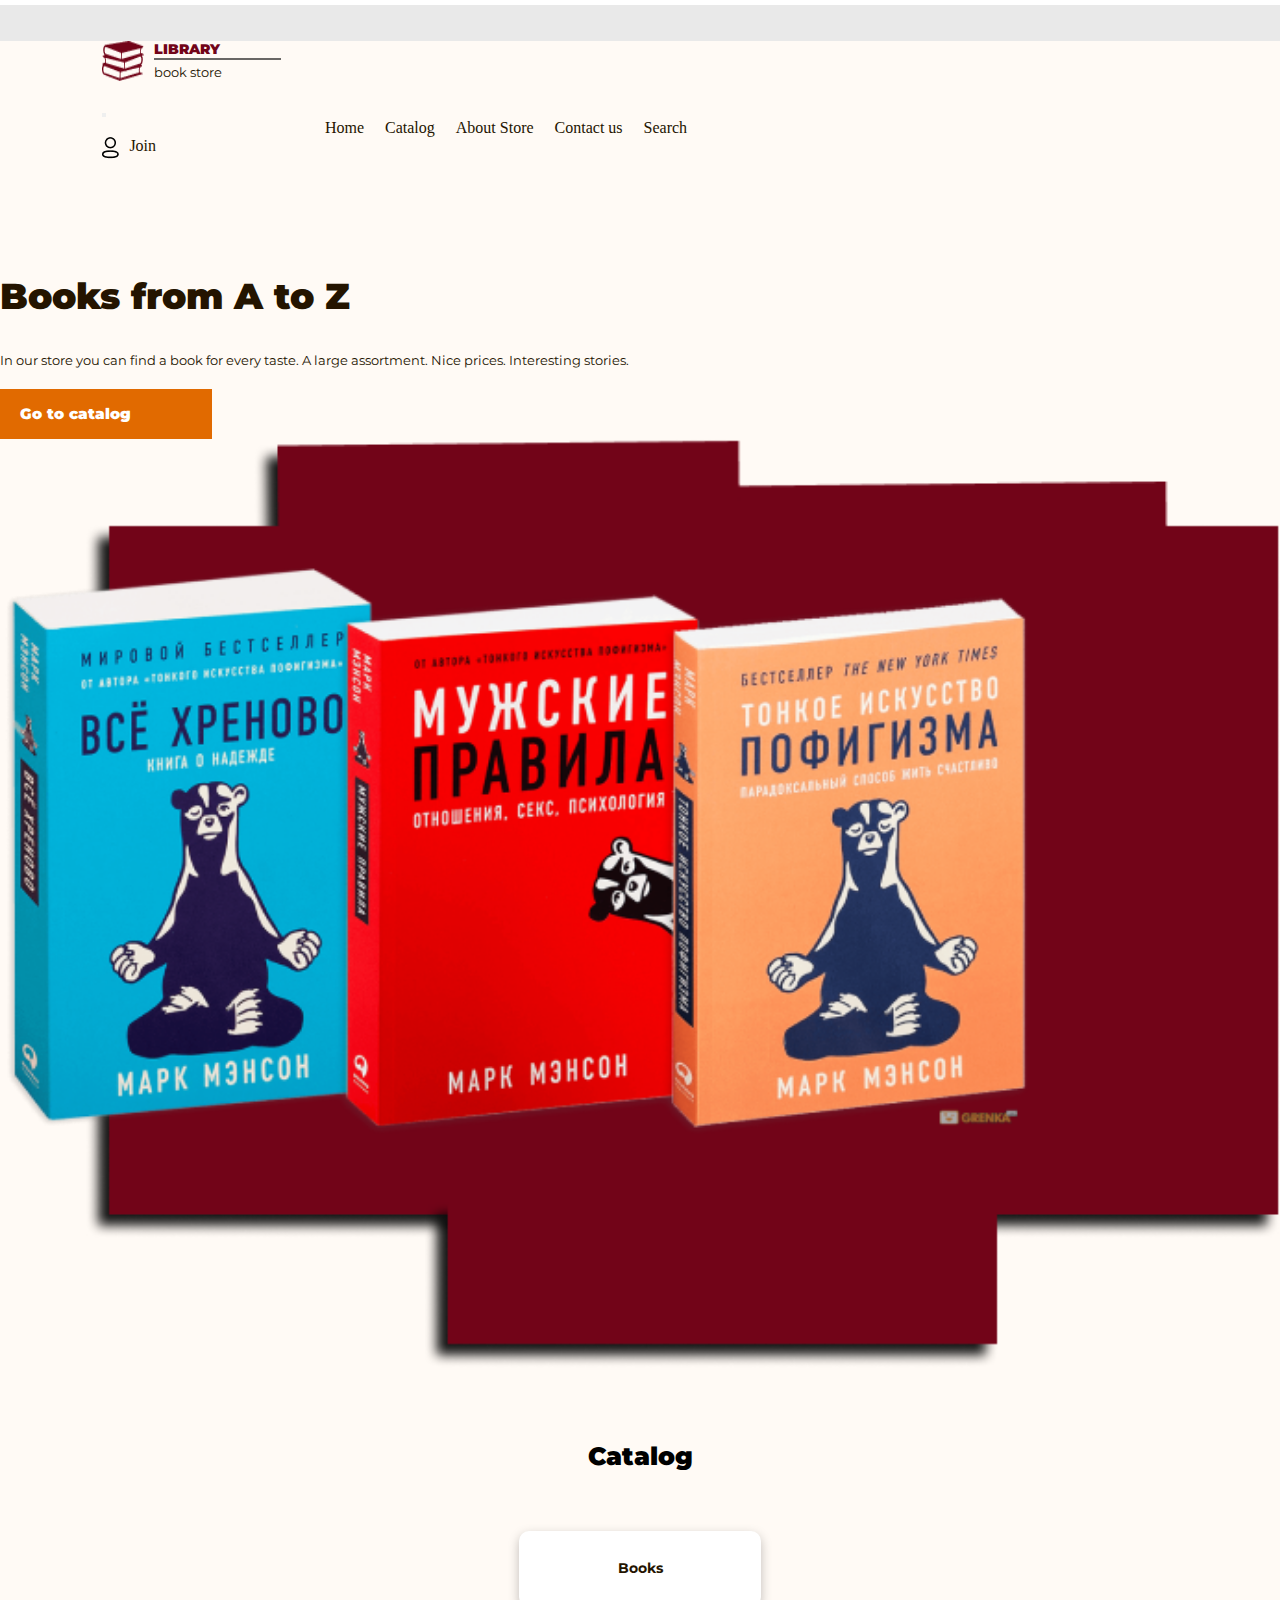
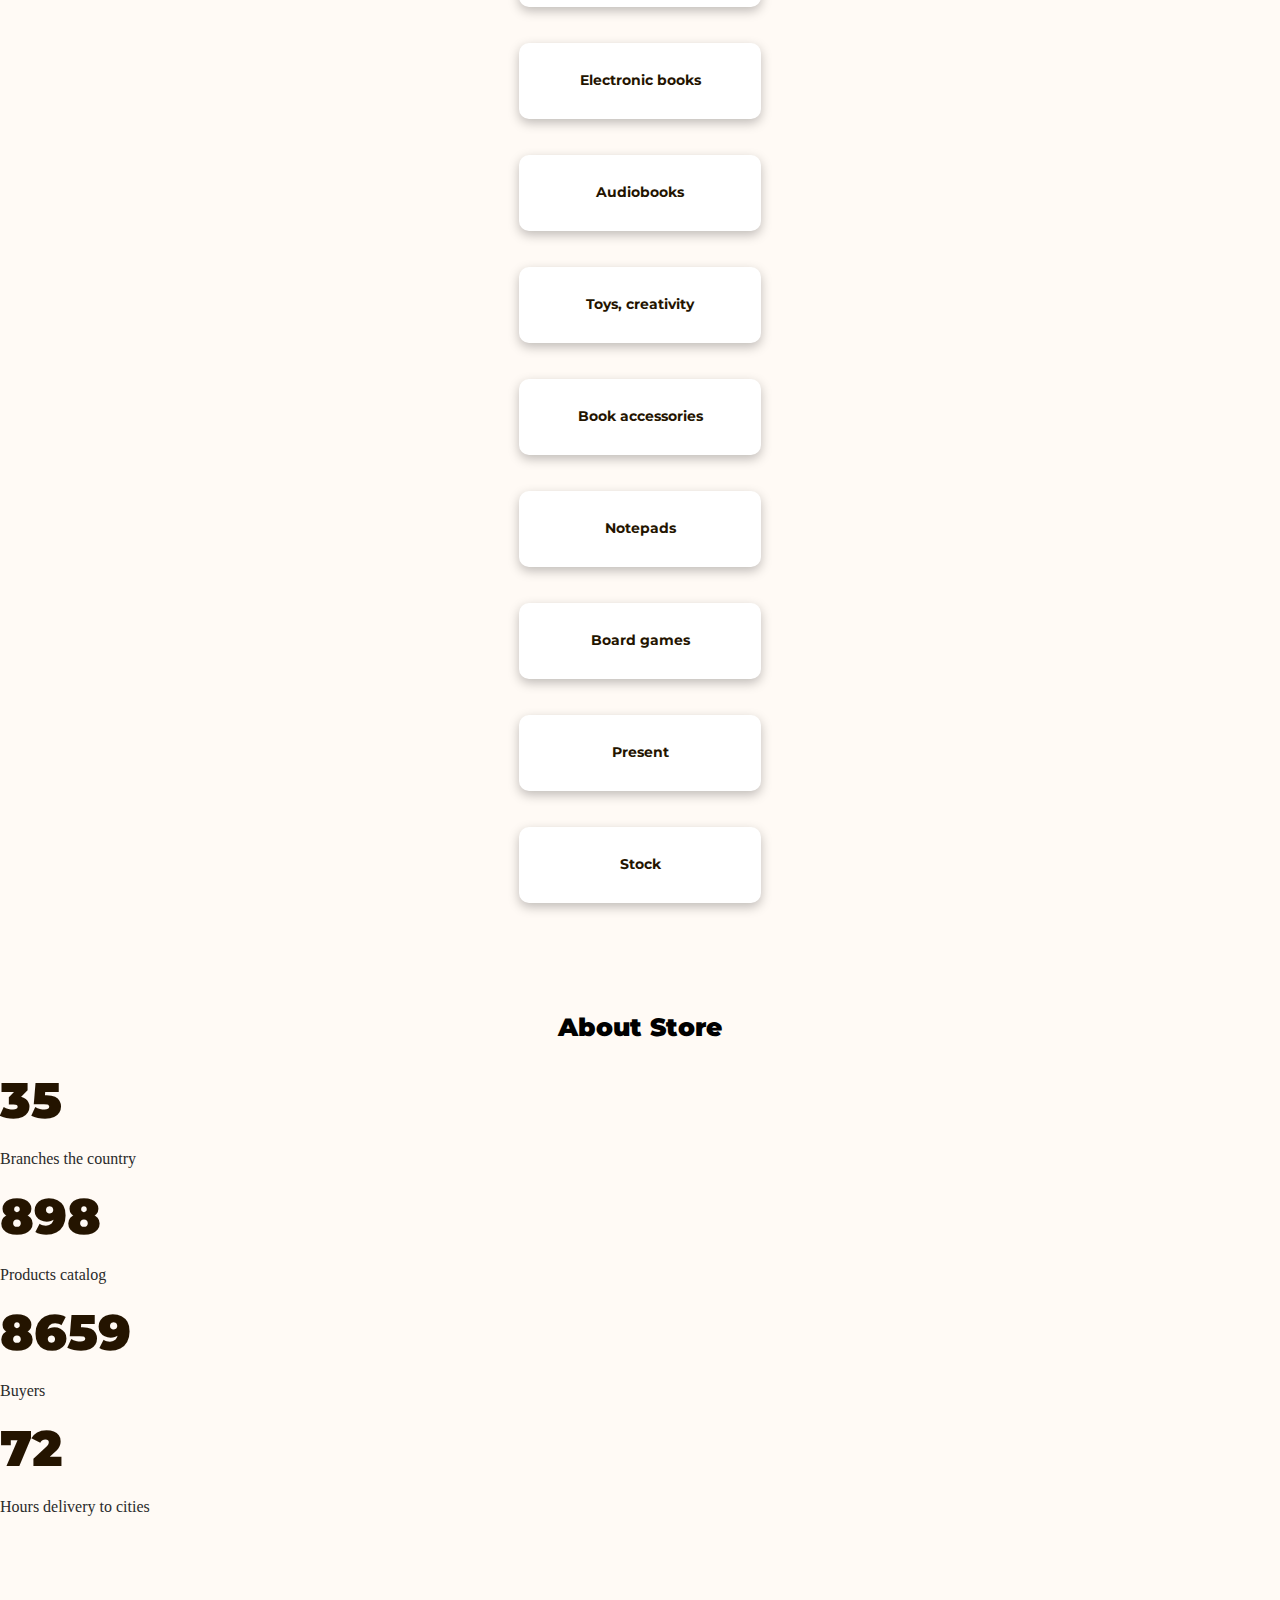
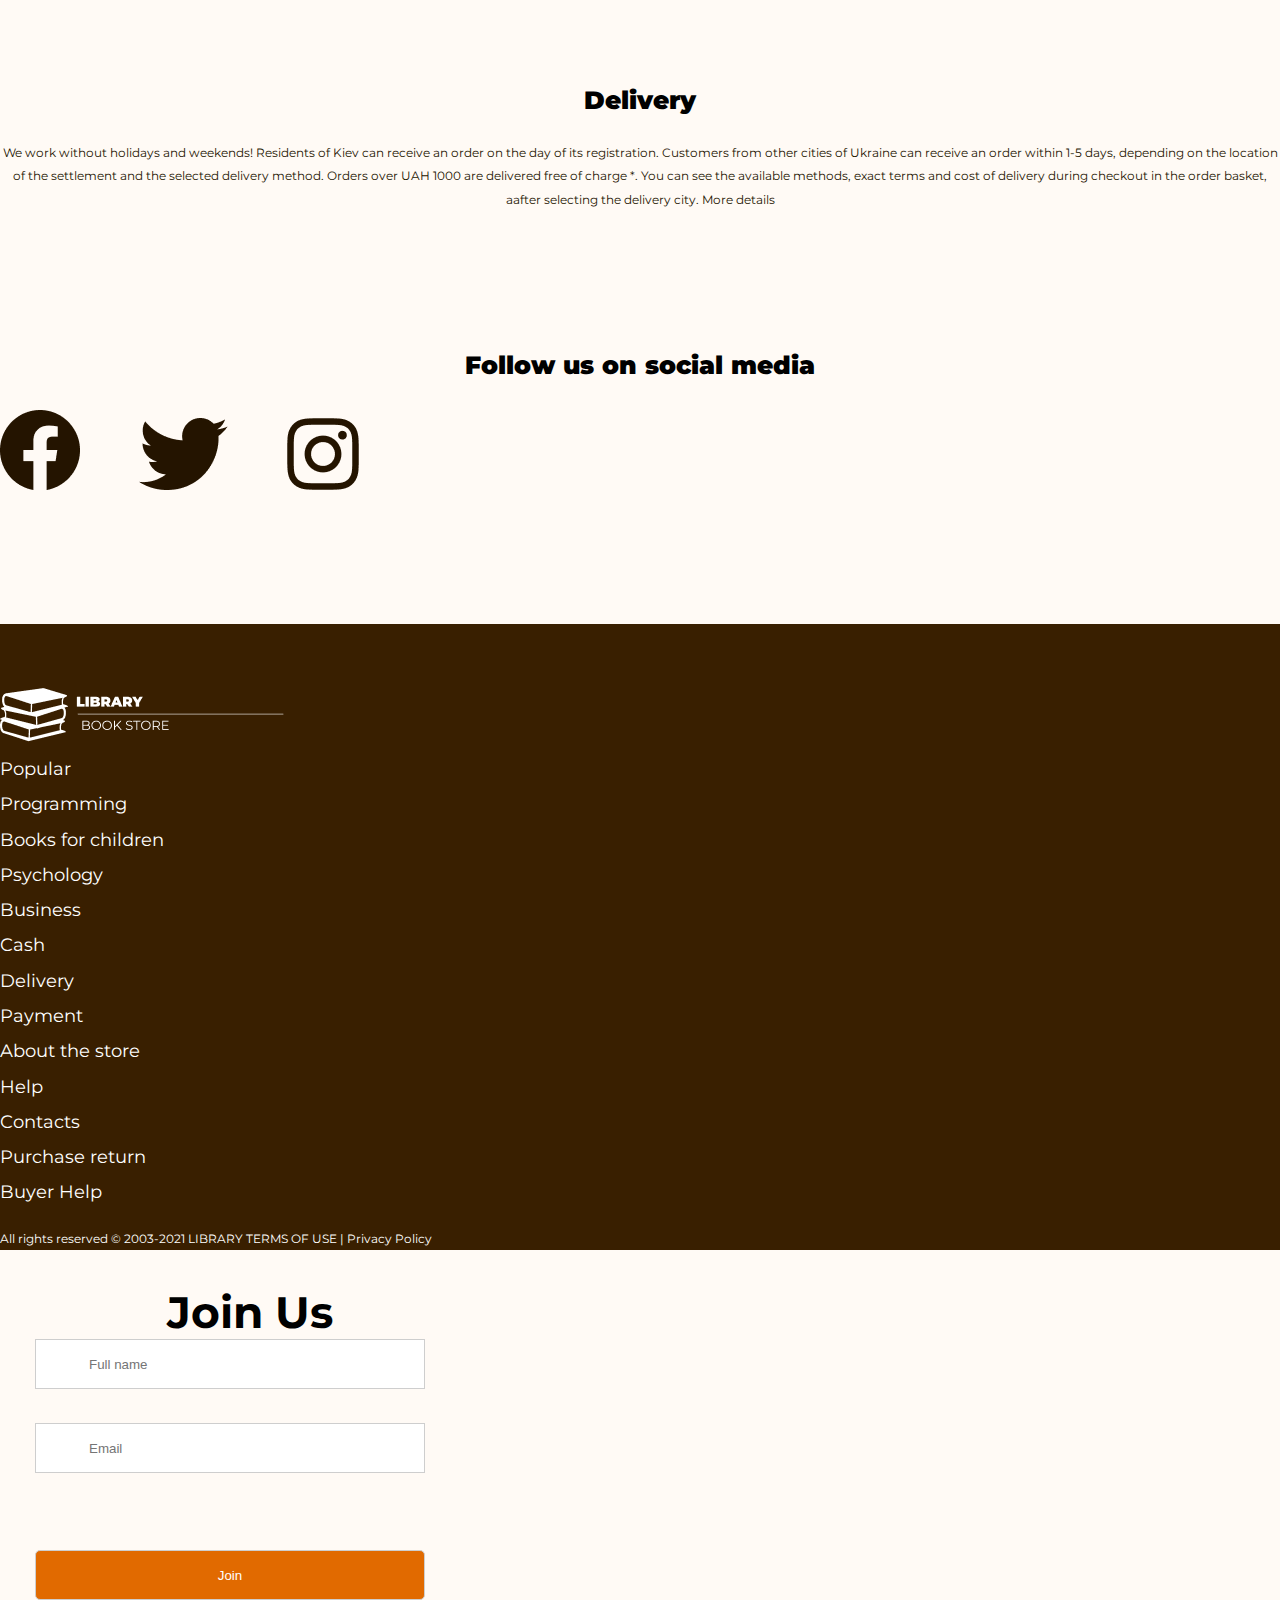
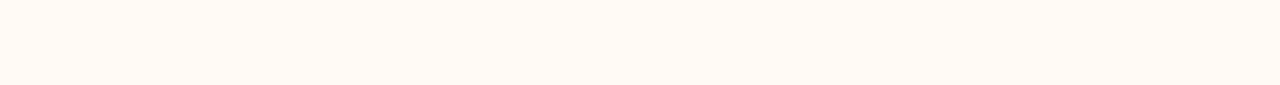
<file: home.html>
<!DOCTYPE html>
<html lang="en">

<head>
    <meta charset="UTF-8">
    <meta http-equiv="X-UA-Compatible" content="IE=edge">
    <meta name="viewport" content="width=device-width, initial-scale=1.0">
    <!-- google font cdn's -->
    <link
        href="https://fonts.googleapis.com/css2?family=Montserrat:wght@400;500;600;900&family=Nunito+Sans&family=Roboto&display=swap"
        rel="stylesheet">
    <!-- Bootstrap -->
    <link href="https://cdn.jsdelivr.net/npm/bootstrap@5.2.3/dist/css/bootstrap.min.css" rel="stylesheet"
        integrity="sha384-rbsA2VBKQhggwzxH7pPCaAqO46MgnOM80zW1RWuH61DGLwZJEdK2Kadq2F9CUG65" crossorigin="anonymous">
    <script defer src="https://cdn.jsdelivr.net/npm/bootstrap@5.2.2/dist/js/bootstrap.min.js"
        integrity="sha384-IDwe1+LCz02ROU9k972gdyvl+AESN10+x7tBKgc9I5HFtuNz0wWnPclzo6p9vxnk"
        crossorigin="anonymous"></script>
    <!-- Jquery -->
    <script defer src="https://cdnjs.cloudflare.com/ajax/libs/jquery/3.2.1/jquery.min.js"></script>
    <!-- JavaScript Bundle with Popper -->
    <script defer src="https://cdn.jsdelivr.net/npm/bootstrap@5.2.3/dist/js/bootstrap.bundle.min.js"
        integrity="sha384-kenU1KFdBIe4zVF0s0G1M5b4hcpxyD9F7jL+jjXkk+Q2h455rYXK/7HAuoJl+0I4"
        crossorigin="anonymous"></script>
    <script defer src="https://ajax.googleapis.com/ajax/libs/jquery/3.6.1/jquery.min.js"></script>

    <script defer src="./js/adminpanel.js"></script>
    <!-- Bootstrap modal -->
    <script defer src="https://cdnjs.cloudflare.com/ajax/libs/popper.js/1.12.3/umd/popper.min.js"
        integrity="sha384-vFJXuSJphROIrBnz7yo7oB41mKfc8JzQZiCq4NCceLEaO4IHwicKwpJf9c9IpFgh" crossorigin="anonymous">
        </script>
    <script defer src="https://maxcdn.bootstrapcdn.com/bootstrap/4.0.0-beta.2/js/bootstrap.min.js"
        integrity="sha384-alpBpkh1PFOepccYVYDB4do5UnbKysX5WZXm3XxPqe5iKTfUKjNkCk9SaVuEZflJ"
        crossorigin="anonymous"></script>


    <!-- CSS -->
    <link rel="stylesheet" href="./css/home.css">
    <link rel="stylesheet" href="./css/search.css">
    <title>Search</title>
</head>

<body>
    <header>
        <nav class="navbar navbar-expand-lg  " style="height:80px ">
            <div class="container-fluid" style="margin-top:36px">
                <a class="navlogo" href="#">
                    <img src="./images/searchpageimg/Vector.png" alt="book">
                    <div>
                        <div class="logoh1">LIBRARY</div>
                        <div class="line"></div>
                        <p class="logop">book store</p>
                    </div>
                </a>
                <button class="navbar-toggler" type="button" data-bs-toggle="collapse" data-bs-target="#navbarNav"
                    aria-controls="navbarNav" aria-expanded="false" aria-label="Toggle navigation">
                    <span class="navbar-toggler-icon"></span>
                </button>
                <div class="collapse navbar-collapse" id="navbarNav">
                    <ul class="navbar-nav">
                        <li class="nav-item"><a href="./home.html">Home</a></li>
                        <li class="nav-item"><a href="./catalog.html">Catalog</a></li>
                        <li class="nav-item"><a href="./about.html">About Store</a></li>
                        <li class="nav-item"><a href="./contact.html">Contact us</a></li>
                        <li class="nav-item"><a href="./search.html">Search</a></li>
                    </ul>
                    <a class="joinbtn">
                        <button type="button" id="join_btn" data-toggle="modal" data-target="#exampleModal">
                            <img src="./assets/images/Combined Shape.png" alt="icon">
                        </button>Join</a>
                </div>
            </div>
        </nav>
    </header>
    <main>
        <div class="container">
            <div class="row firstcontent">
                <div class="col-lg-6 col-md-12 mb-5">
                    <div class="homepageheader">Books from A to Z</div>
                    <p>In our store you can find a book for every taste. A large assortment. Nice prices. Interesting
                        stories.</p>
                    <button class="gotocatalogbtn">Go to catalog</button>
                </div>
                <div class="col-lg-6 col-md -12">
                    <img class="homepageimg" src="./images/homepageimg/Group 249.png" alt="">
                </div>
            </div>
            <div class="row">
                <div class="catalogword col-12 ">Catalog</div>
            </div>
            <div class="row buttons">
                <div class="col-lg-4 col-md-12  btndiv"><button class="catalogbtn">Books</button></div>
                <div class="col-lg-4 col-md-12  btndiv"><button class="catalogbtn">Electronic books</button></div>
                <div class="col-lg-4 col-md-12  btndiv"><button class="catalogbtn">Audiobooks</button></div>
                <div class="col-lg-4 col-md-12  btndiv"><button class="catalogbtn">Toys, creativity</button></div>
                <div class="col-lg-4 col-md-12  btndiv"><button class="catalogbtn">Book accessories</button></div>
                <div class="col-lg-4 col-md-12  btndiv"><button class="catalogbtn">Notepads</button></div>
                <div class="col-lg-4 col-md-12  btndiv"><button class="catalogbtn">Board games</button></div>
                <div class="col-lg-4 col-md-12  btndiv"><button class="catalogbtn">Present</button></div>
                <div class="col-lg-4 col-md-12  btndiv"><button class="catalogbtn">Stock</button></div>
            </div>
            <div class="row">
                <div class="catalogword col-12 ">About Store</div>
            </div>
            <div class="row mt-5 statistics">
                <div class="col-lg-3 col-md-12 d-flex justify-content-lg-center align-items-center">
                    <div class="statisticnum me-3">35</div>
                    <div class="statisticsword">Branches the country</div>
                </div>
                <div class="col-lg-3 col-md-12 d-flex justify-content-lg-center align-items-center">
                    <div class="statisticnum me-3">898</div>
                    <div class="statisticsword">Products catalog</div>
                </div>
                <div class="col-lg-3 col-md-12 d-flex justify-content-lg-center align-items-center">
                    <div class="statisticnum me-3">8659</div>
                    <div class="statisticsword">Buyers</div>
                </div>
                <div class="col-lg-3 col-md-12 d-flex justify-content-lg-center align-items-center">
                    <div class="statisticnum me-3">72</div>
                    <div class="statisticsword">Hours delivery to cities</div>
                </div>
            </div>
            <div class="row mb-5">
                <div class="catalogword col-12 ">Delivery</div>
            </div>
            <div class="row">
                <p class="deliveryp"> We work without holidays and weekends! Residents of Kiev can receive an order on
                    the day of its registration. Customers from other cities of Ukraine can receive an order within 1-5
                    days, depending on the location of the settlement and the selected delivery method. Orders over UAH
                    1000 are delivered free of charge *. You can see the available methods, exact terms and cost of
                    delivery during checkout in the order basket, aafter selecting the delivery city. More details </p>
            </div>
            <div class="row socialm">
                <div class="catalogword col-12 ">Follow us on social media</div>
            </div>
            <div class="row justify-content-center">
                <div class="col-12 text-center">
                    <img class="sociallogo" src="./images/contactpageimg/facebook.png" alt="">
                    <img class="sociallogo" src="./images/searchpageimg/twitter.png" alt="">
                    <img class="sociallogo" src="./images/searchpageimg/instagram.png" alt="">
                </div>
            </div>
        </div>
    </main>
    <footer>
        <div class="row ">
            <div class="col-lg-5 col-md-12  text-center mt-5 ">
                <img class="footerbook" src="./images/homepageimg/footerbook.png" alt="book">
            </div>
            <div class="col-lg-2 col-md-12 mb-4 ">
                <div class="list  ">
                    <div><a class="listhead" href="#">Popular</a></div>
                    <div><a href="#">Programming</a></div>
                    <div><a href="#">Books for children</a></div>
                    <div><a href="#">Psychology</a></div>
                    <div><a href="#">Business</a></div>
                </div>
            </div>
            <div class="col-lg-2 col-md-12 mb-4">
                <div class="list  ">
                    <div><a class="listhead" href="#">Cash</a></div>
                    <div><a href="#">Delivery</a></div>
                    <div><a href="#">Payment</a></div>
                    <div><a href="#">About the store</a></div>
                </div>
            </div>
            <div class="col-lg-2 col-md-12 mb-4">
                <div class="list  ">
                    <div><a class="listhead" href="#">Help</a></div>
                    <div><a href="#">Contacts</a></div>
                    <div><a href="#">Purchase return</a></div>
                    <div><a href="#">Buyer Help</a></div>
                </div>
            </div>
            <div class="col-lg-1 "></div>
        </div>
        <div class="row">
            <div class="col-12 d-flex justify-content-center">
                <p class="footerp"> All rights reserved © 2003-2021 LIBRARY TERMS OF USE | Privacy Policy </p>
            </div>
        </div>
    </footer>
    <!-- Modal -->
    <div class="modal fade" id="exampleModal" tabindex="-1" role="dialog" aria-labelledby="exampleModalLabel"
        aria-hidden="true">
        <div class="modal-dialog" role="document">
            <div class="modal-content">
                <h5 class="modal-title" id="exampleModalLabel">Join Us</h5>
                <div class="modal-body">
                    <input id="modalnameinput" class="modal-input" type="text" placeholder="Full name">
                    <input  id="modalmailinput"  class="modal-input" type="email" placeholder="Email">
                    <button id="modaljoinbtn"  type="button" class="btn btn-warning">Join</button>
                </div>
            </div>
        </div>
    </div>
</body>

</html>
</file>
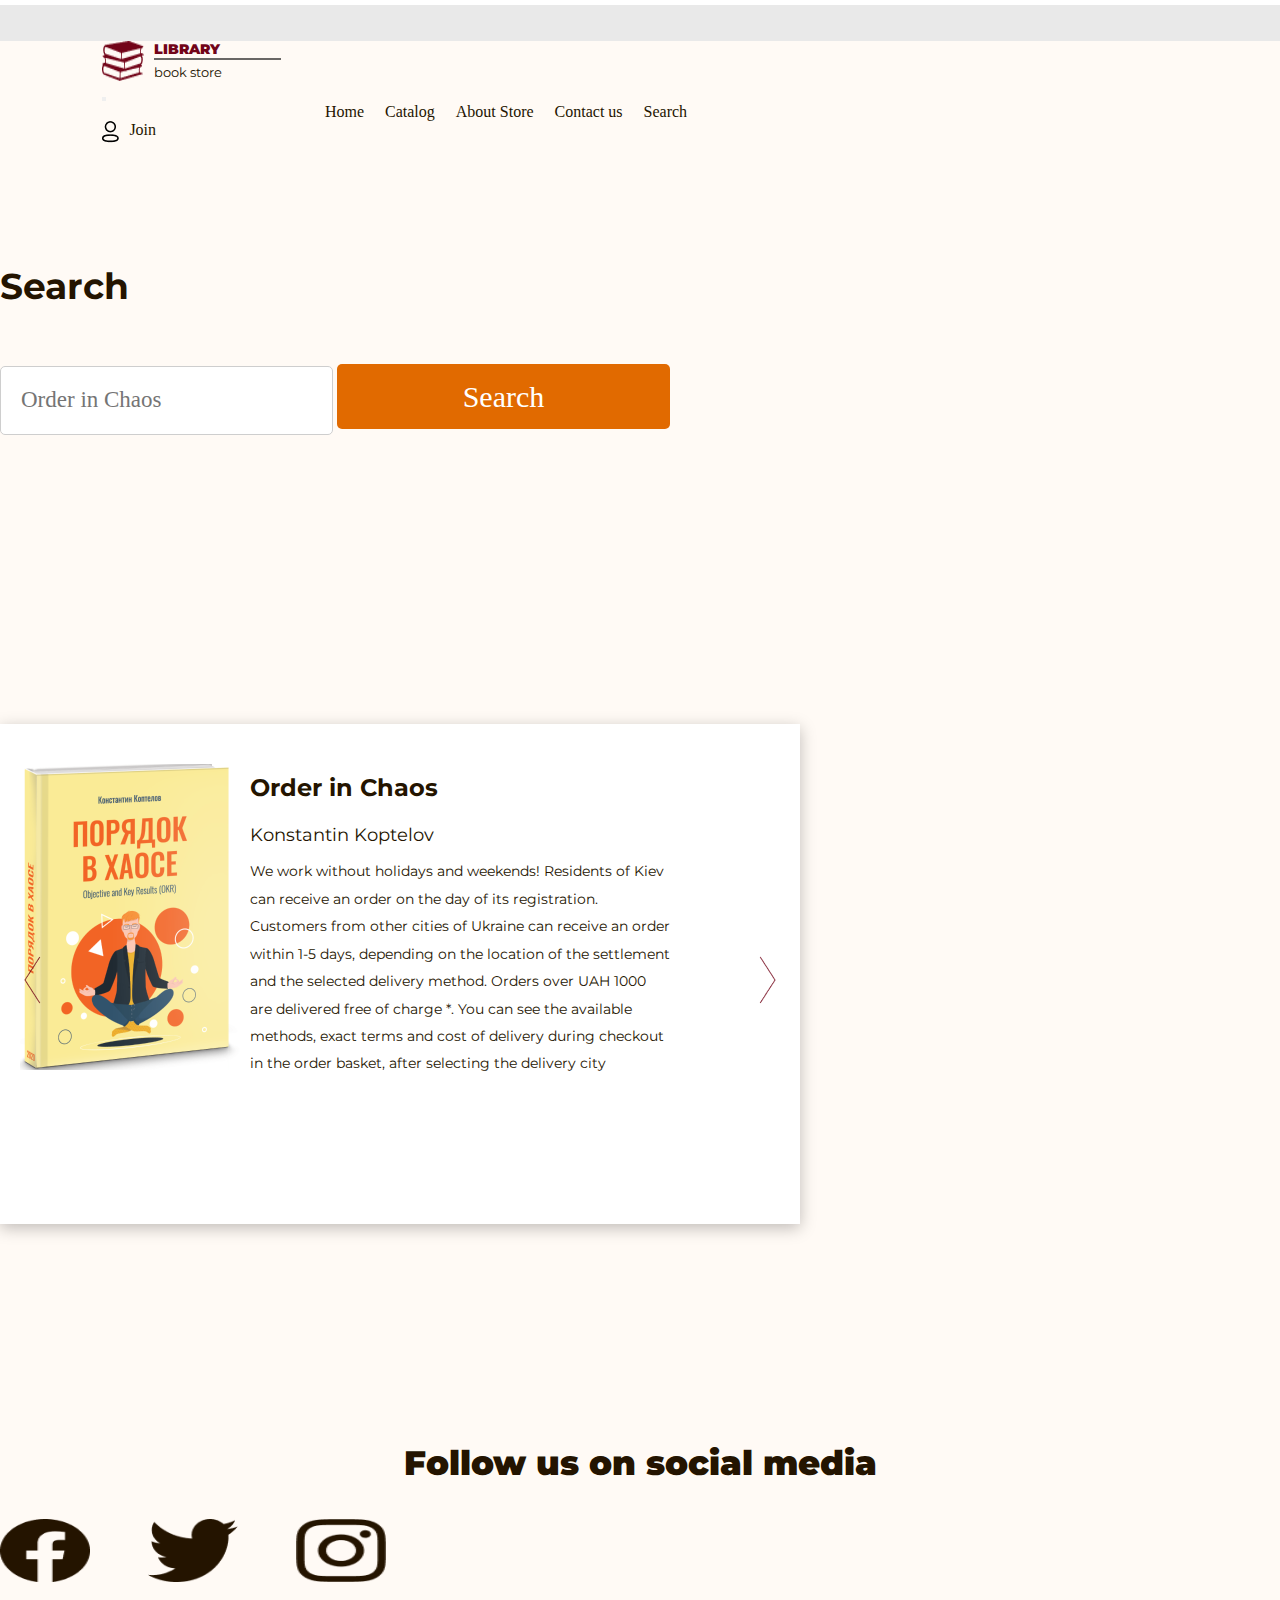
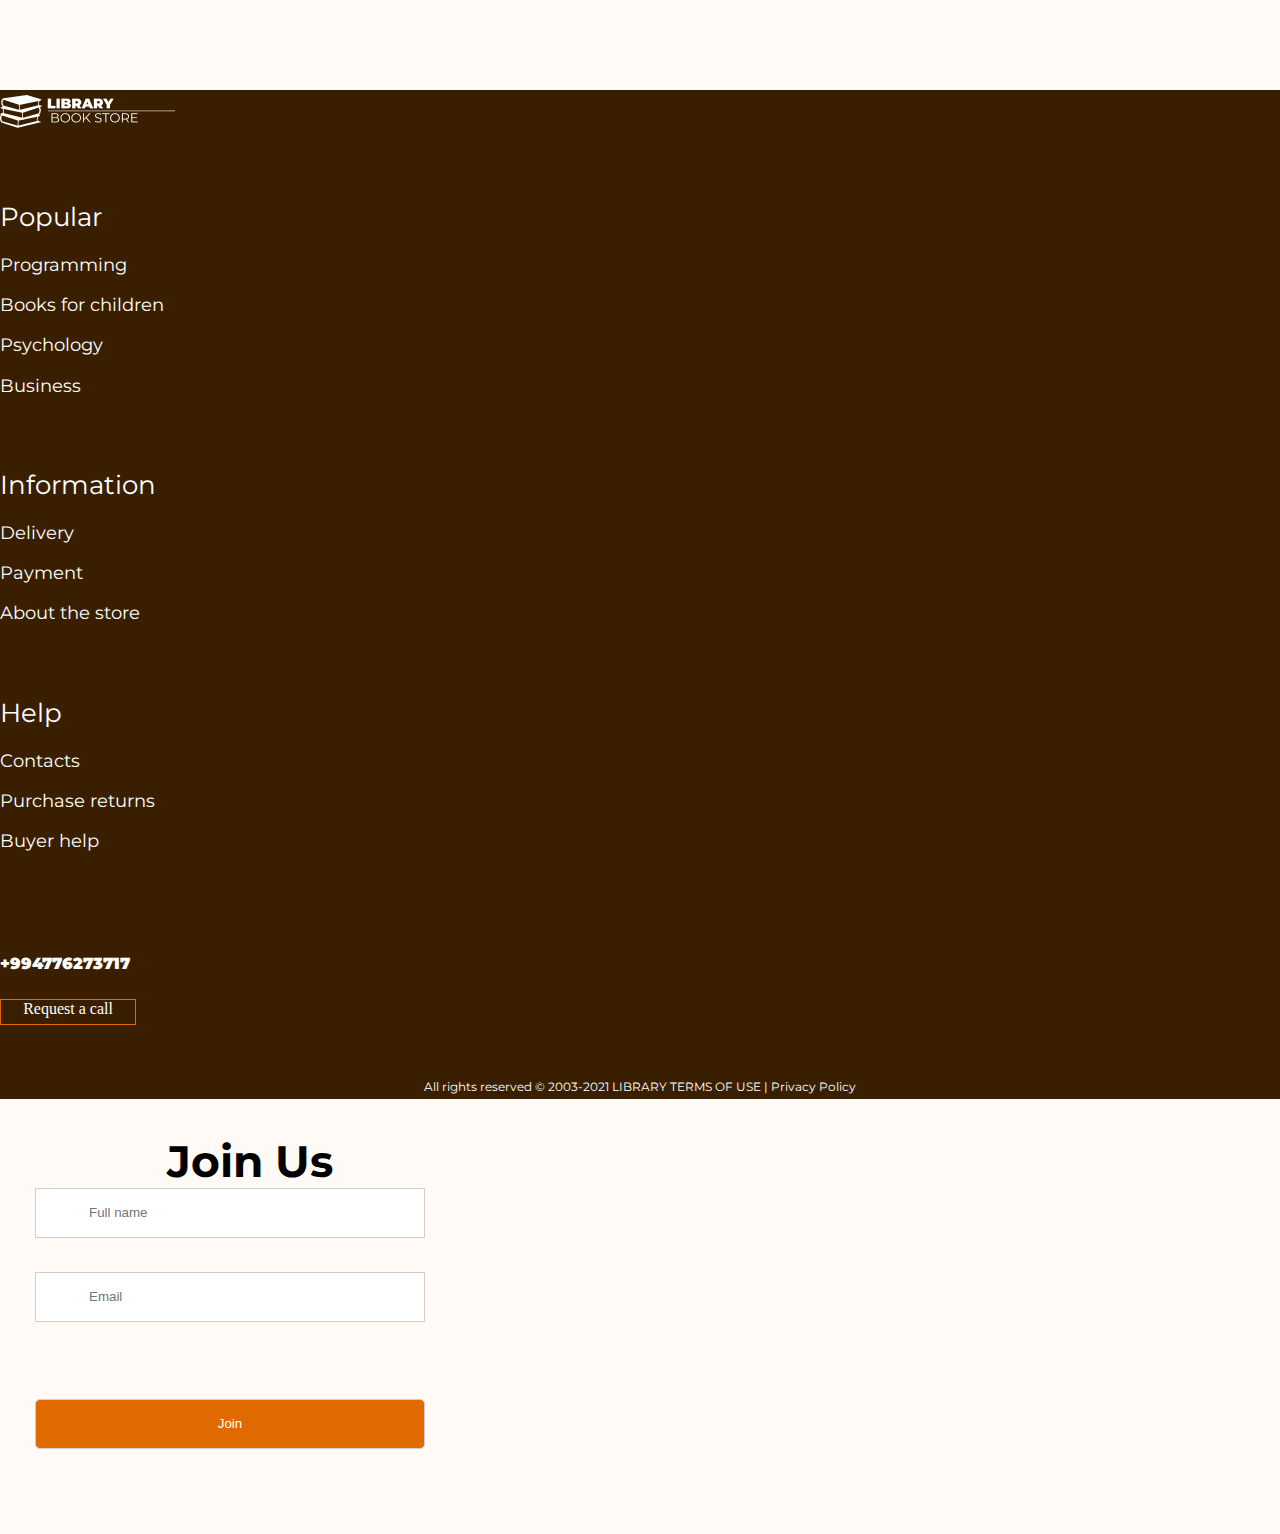
<file: search.html>
<!DOCTYPE html>
<html lang="en">

<head>
    <meta charset="UTF-8">
    <meta http-equiv="X-UA-Compatible" content="IE=edge">
    <meta name="viewport" content="width=device-width, initial-scale=1.0">
    <!-- google font cdn's -->
    <link
        href="https://fonts.googleapis.com/css2?family=Montserrat:wght@400;500;600;900&family=Nunito+Sans&family=Roboto&display=swap"
        rel="stylesheet">
    <!-- Bootstrap -->
    <link href="https://cdn.jsdelivr.net/npm/bootstrap@5.2.3/dist/css/bootstrap.min.css" rel="stylesheet"
        integrity="sha384-rbsA2VBKQhggwzxH7pPCaAqO46MgnOM80zW1RWuH61DGLwZJEdK2Kadq2F9CUG65" crossorigin="anonymous">
    <script defer src="https://cdn.jsdelivr.net/npm/bootstrap@5.2.2/dist/js/bootstrap.min.js"
        integrity="sha384-IDwe1+LCz02ROU9k972gdyvl+AESN10+x7tBKgc9I5HFtuNz0wWnPclzo6p9vxnk"
        crossorigin="anonymous"></script>
    <!-- Jquery -->
    <script defer src="https://cdnjs.cloudflare.com/ajax/libs/jquery/3.2.1/jquery.min.js"></script>
    <!-- JavaScript Bundle with Popper -->
    <script defer src="https://cdn.jsdelivr.net/npm/bootstrap@5.2.3/dist/js/bootstrap.bundle.min.js"
        integrity="sha384-kenU1KFdBIe4zVF0s0G1M5b4hcpxyD9F7jL+jjXkk+Q2h455rYXK/7HAuoJl+0I4"
        crossorigin="anonymous"></script>
    <!-- jquery -->
    <script defer src="https://ajax.googleapis.com/ajax/libs/jquery/3.6.1/jquery.min.js"></script>
    <!-- js -->
    <script defer src="./js/adminpanel.js"></script>


    <!-- Bootstrap modal -->
    <script defer src="https://cdnjs.cloudflare.com/ajax/libs/popper.js/1.12.3/umd/popper.min.js"
        integrity="sha384-vFJXuSJphROIrBnz7yo7oB41mKfc8JzQZiCq4NCceLEaO4IHwicKwpJf9c9IpFgh" crossorigin="anonymous">
        </script>
    <script defer src="https://maxcdn.bootstrapcdn.com/bootstrap/4.0.0-beta.2/js/bootstrap.min.js"
        integrity="sha384-alpBpkh1PFOepccYVYDB4do5UnbKysX5WZXm3XxPqe5iKTfUKjNkCk9SaVuEZflJ"
        crossorigin="anonymous"></script>
    <!-- CSS -->
    <link rel="stylesheet" href="./css/search.css">
    <script defer src="./js/search.js"></script>
    <title>Search</title>
</head>

<body>
    <header>
        <nav class="navbar navbar-expand-lg  " style="height:80px ">
            <div class="container-fluid" style="margin-top:36px">
                <a class="navlogo" href="#">
                    <img src="./images/searchpageimg/Vector.png" alt="book">
                    <div>
                        <div class="logoh1">LIBRARY</div>
                        <div class="line"></div>
                        <p class="logop">book store</p>
                    </div>
                </a>
                <button class="navbar-toggler" type="button" data-bs-toggle="collapse" data-bs-target="#navbarNav"
                    aria-controls="navbarNav" aria-expanded="false" aria-label="Toggle navigation">
                    <span class="navbar-toggler-icon"></span>
                </button>
                <div class="collapse navbar-collapse" id="navbarNav">
                    <ul class="navbar-nav">
                        <li class="nav-item"><a href="./home.html">Home</a></li>
                        <li class="nav-item"><a href="./catalog.html">Catalog</a></li>
                        <li class="nav-item"><a href="./about.html">About Store</a></li>
                        <li class="nav-item"><a href="./contact.html">Contact us</a></li>
                        <li class="nav-item"><a href="./search.html">Search</a></li>
                    </ul>
                    <a class="joinbtn">
                        <button type="button" id="join_btn" data-toggle="modal" data-target="#exampleModal">
                            <img src="./images/contactpageimg/Combined Shape.png" alt="icon">
                        </button> Join </a>
                </div>
            </div>
        </nav>
    </header>
    <main>
        <div class="container  ">
            <div class="row">
                <div class="col-lg-4  col-ld-12 inputside">
                    <div class="search">Search</div>
                    <input class="searchinput me-3" placeholder="Order in Chaos" type="text">
                    <button class="searchbtn ">Search</button>
                </div>
                <div class="col-lg-8  col-ld-12 resultside">
                    <div class="main-slider">
                        <div class="slider">
                            <a href="#0" class="next control"> <div class="col-1  vector"><img src="./images/searchpageimg/sag.png" alt=""></div></a>
                            <a href="#0" class="prev control"><div class="col-1 vector"><img src="./images/searchpageimg/sol.png" alt=""></div></a>
                            <ul>
                                <li class="c">
                                    <div class="imgg">
                                        <img id="slider-img" src="./images/searchpageimg/image 2.png" alt="book">
                                    </div>
                                    <div>
                                        <div class="bookname">Order in Chaos</div>
                                        <div class="authorname">Konstantin Koptelov</div>
                                        <p class="aboutbook">We work without holidays and weekends! Residents of Kiev
                                            can receive an order on the day of its registration. Customers from other
                                            cities of Ukraine can receive an order within 1-5 days, depending on the
                                            location of the settlement and the selected delivery method. Orders over UAH
                                            1000 are delivered free of charge *. You can see the available methods,
                                            exact terms and cost of delivery during checkout in the order basket, after
                                            selecting the delivery city </p>
                                    </div>
                                </li>
                                <li class="r">
                                    <div class="imgg">
                                        <img id="slider-img" src="./images/searchpageimg/image 2.png" alt="book">
                                    </div>
                                    <div>
                                        <div class="bookname">Order in Chaos</div>
                                        <div class="authorname">Konstantin Koptelov</div>
                                        <p class="aboutbook">We work without holidays and weekends! Residents of Kiev
                                            can receive an order on the day of its registration. Customers from other
                                            cities of Ukraine can receive an order within 1-5 days, depending on the
                                            location of the settlement and the selected delivery method. Orders over UAH
                                            1000 are delivered free of charge *. You can see the available methods,
                                            exact terms and cost of delivery during checkout in the order basket, after
                                            selecting the delivery city </p>
                                    </div>
                                </li>
                                <li class="g">
                                    <div class="imgg">
                                        <img id="slider-img" src="./images/searchpageimg/image 2.png" alt="book">
                                    </div>
                                    <div>
                                        <div class="bookname">Order in Chaos</div>
                                        <div class="authorname">Konstantin Koptelov</div>
                                        <p class="aboutbook">We work without holidays and weekends! Residents of Kiev
                                            can receive an order on the day of its registration. Customers from other
                                            cities of Ukraine can receive an order within 1-5 days, depending on the
                                            location of the settlement and the selected delivery method. Orders over UAH
                                            1000 are delivered free of charge *. You can see the available methods,
                                            exact terms and cost of delivery during checkout in the order basket, after
                                            selecting the delivery city </p>
                                    </div>
                                </li>
                                <li class="b"></li>
                            </ul>
                            <div class="slider_option">
                                <Button class="btn">Autoplay</Button>
                            </div>
                        </div>
                    </div>
                </div>
            </div>
        </div>
    </main>
    <footer id="footer ">
        <div class="row socialm ">
            <div class="col-md-12 col-lg-12">
                <h1 id="follow">Follow us on social media</h1>
            </div>
        </div>
        <div class="row socialm">
            <div class="col-md-12 col-lg-12">
                <div class="row justify-content-center ">
                    <img class="social fb" src="./images/searchpageimg/facebook.png" alt="">
                    <img class="social twt" src="./images/searchpageimg/twitter.png" alt="">
                    <img class="social insta" src="./images/searchpageimg/instagram.png" alt="">
                </div>
            </div>
        </div>
        <div class="footer-box">
            <div class="row">
                <div class="col-md-6 col-lg-3  d-flex justify-content-end  align-items-center">
                    <img id="loqo" src="./images/searchpageimg/Лого.png" alt="">
                </div>
                <div class="col-md-12 col-lg-6  ">
                    <div class="row d-flex justify-content-between">
                        <div class="col-md-12 col-lg-4 ">
                            <div class="list-group">
                                <div class="listh">Popular</div>
                                <div class="">Programming</div>
                                <div class="">Books for children</div>
                                <div class="">Psychology</div>
                                <div class="">Business</div>
                            </div>
                        </div>
                        <div class="col-md-12 col-lg-4 ">
                            <div class="list-group">
                                <div class="listh">Information</div>
                                <div class="">Delivery</div>
                                <div class="">Payment</div>
                                <div class="">About the store</div>
                            </div>
                        </div>
                        <div class="col-md-12 col-lg-4 ">
                            <div class="list-group">
                                <div class="listh">Help</div>
                                <div class="">Contacts</div>
                                <div class="">Purchase returns</div>
                                <div class="">Buyer help</div>
                            </div>
                        </div>
                    </div>
                </div>
                <div class="col-md-12 col-lg-3   d-flex flex-column align-items-start mt-4">
                    <div class="phone">+994776273717</div>
                    <div class="call">Request a call</div>
                </div>
            </div>
            <div class="row">
                <div class="col-md-12 col-lg-12">
                    <p class="text">All rights reserved © 2003-2021 LIBRARY TERMS OF USE | Privacy Policy</p>
                </div>
            </div>
        </div>
    </footer>
    <!-- Modal -->
    <div class="modal fade" id="exampleModal" tabindex="-1" role="dialog" aria-labelledby="exampleModalLabel"
        aria-hidden="true">
        <div class="modal-dialog" role="document">
            <div class="modal-content">

                <h5 class="modal-title" id="exampleModalLabel">Join Us</h5>

                <div class="modal-body">
                    <input id="modalnameinput" class="modal-input" type="text" placeholder="Full name">
                    <input id="modalmailinput" class="modal-input" type="email" placeholder="Email">
                    <button id="modaljoinbtn" type="button" class="btn btn-warning">Join</button>
                </div>

            </div>
        </div>
    </div>
</body>

</html>
</file>
<file: css/adminpanel.css>
.main {
    display: flex;
}

.navbar {
    width: 25%;
    height: 3500px !important;
    background-color: #720418;
    box-sizing: border-box;
    display: flex;
    flex-direction: row;
    align-items: flex-start;


}

.inputs {
    width: 75%;
    background-color: #fffaf5;
    box-sizing: border-box;
}

.navbarsection {
   
    box-sizing: border-box;
    margin-left: 35px;
    margin-right: 20px;
    margin-top: 85px;
    position: sticky;
    top: 85px;


}

.navbarhead {
    display: flex;
    flex-direction: row;
    align-items: center;
    text-decoration: none;
}

.head {
    color: white;
    width: 100%;
}

.mainbook {
    margin-right: 10px;
}

h1 {
    font-family: 'Montserrat';
    font-style: normal;
    font-weight: 900;
    font-size: 14px;
    line-height: 17px;
}

.firstline {
    border: 1px solid rgba(255, 255, 255, 0.59);
    margin-top: 5px;
    margin-bottom: 5px;
    width: 100%;
}

.h1 {
    font-family: 'Montserrat';
    font-style: normal;
    font-weight: 400;
    font-size: 13px;
    line-height: 196.19%;
}

.secondline {

    border: 1px solid #660416;
    margin-top: 30px;
    margin-bottom: 30px;

}

nav {
    margin-left: 5px;
}

.list {
    display: flex;
    flex-direction: row;
    align-items: center;
    text-decoration: none;
    margin-bottom: 35px;

}

h2 {
    font-family: 'Montserrat';
    font-style: normal;
    font-weight: 400;
    font-size: 18px;
    line-height: 196.19%;
    margin-left: 10px;
    color: white;
}

.firstsection {
    width: 100%;
    display: flex;
    flex-direction: row;
    justify-content: flex-end;
    margin-bottom: 50px;
}

.admin {
    display: flex;
    flex-direction: row;
    align-items: center;
    margin-right: 50px;
    margin-top: 50px;


}

.admin>div {
    margin-left: 10px;
    font-family: 'Roboto';
    font-style: normal;
    font-weight: 400;
    font-size: 14px;
    line-height: 16px;
    color: #241400;
}

.container {
    width: 100%;
    box-sizing: border-box;
    padding-left: 35px;
    margin-right: 0;
    /* margin-left: 35px; */
}

h3 {
    font-family: 'Montserrat';
    font-style: normal;
    font-weight: 600;
    font-size: 30px;
    line-height: 196.19%;
}

h4 {
    font-family: 'Montserrat';
    font-style: normal;
    font-weight: 600;
    font-size: 18px;
    line-height: 196.19%;
}

.search>h3 {
    margin-bottom: 25px;
}

.searchbuttonsection {
    display: flex;
    flex-direction: row;
    box-sizing: border-box;
}

.searchinput {
    background: #FFFFFF;
    border: 2px solid rgba(57, 31, 0, 0.48);
    border-radius: 34px;
    width: 30%;
    height: 41px;
    box-sizing: border-box;
    padding-left: 20px;
}

.searchbtn {
    background: #FF8B00;
    border-radius: 34px;
    width: 63px;
    height: 42px;
    margin-left: 5px;
    border: #FF8B00;
}

.secondsection {
    box-sizing: border-box;
    width: 100%;
}

.thirdsection {
    width: 100%;
    box-sizing: border-box;
    margin-top: 80px;
    margin-bottom: 150px;
}

.bookform {
    display: flex;
    flex-direction: column;
    align-items: flex-start;
    padding: 16px 30px 30px;
    gap: 24px;
    background: #FFFFFF;
    border-radius: 20px;
    width: 90%;
    margin-top: 20px;
    box-sizing: border-box;
}

label {
    font-family: 'Roboto';
    font-style: normal;
    font-weight: 400;
    font-size: 16px;
    line-height: 19px;
    color: #030102;
}

.bookform>input {
    width: 95%;
    height: 40px;
    background: #FFFFFF;
    border: 1px solid #E2E6EE;
    box-shadow: 0px 4px 18px rgba(158, 168, 189, 0.31);
    border-radius: 10px;
    padding: 8px 12px;
}

.bookformbtn {
    width: 95%;
    height: 40px;
    background: #FF8B00;
    border: 0;
    border-radius: 10px;
    align-items: center;
    padding: 12px 24px;
    font-family: 'Roboto';
    font-style: normal;
    font-weight: 400;
    font-size: 14px;
    line-height: 16px;
    color: #FFFFFF;
}

.aboutstoreform {
    display: flex;
    flex-direction: column;
    align-items: flex-start;
    padding: 16px 30px 30px;
    gap: 24px;
    background: #FFFFFF;
    border-radius: 20px;
    width: 90%;
    margin-top: 20px;
    box-sizing: border-box;
}

.aboutstoreform>input {
    width: 95%;
    height: 40px;
    background: #FFFFFF;
    border: 1px solid #E2E6EE;
    box-shadow: 0px 4px 18px rgba(158, 168, 189, 0.31);
    border-radius: 10px;
    padding: 8px 12px;
}

.aboutstoreform>button {
    width: 95%;
    height: 40px;
    background: #FF8B00;
    border: 0;
    border-radius: 10px;
    align-items: center;
    padding: 12px 24px;
    font-family: 'Roboto';
    font-style: normal;
    font-weight: 400;
    font-size: 14px;
    line-height: 16px;
    color: #FFFFFF;
}

.forthsection {
    width: 100%;
    box-sizing: border-box;
}

.fifthsection {
    width: 100%;
    box-sizing: border-box;
    margin-top: 130px;
    padding-left: 20px;
    margin-bottom: 150px;

}

.joinustable {
    width: 42%;

}

tr>th {

    background-color: #720418 !important;
    color: #F2F2F2 !important;
    font-family: 'Nunito Sans';
    font-style: normal;
    font-weight: 400;
    font-size: 14px;
    line-height: 115%;
    letter-spacing: 0.01em;
    height: 48px;
    text-align: center;
    padding: 20px !important;

}

tr>td {
    color: #05111A !important;
    font-family: 'Nunito Sans';
    font-style: normal;
    font-weight: 400;
    font-size: 14px;
    line-height: 115%;
    letter-spacing: 0.01em;
    height: 48px;
    text-align: center;
    padding-top: 20px !important;
}

.contactustable {
    width: 90%;
}

.sixthsection {
    width: 100%;
    box-sizing: border-box;
    padding-left: 20px;
}

::-webkit-scrollbar {
    width: 5px;
    height: 5px;
}

::-webkit-scrollbar-thumb {
    background: #660416;
    border-radius: 10px;
}

::-webkit-scrollbar-track {
    box-shadow: inset 0 0 5px grey;
    border-radius: 2px;
}

.main {
    width: 100%;
    height: 100vh;
    background-color: #720418;
    box-sizing: border-box;
    

}


.loginlogo .navbarhead {

    margin-left: 35px;
    margin-top: 75px;
    max-width: 250px;

}

.login {
    margin-top: auto;
    margin-bottom: auto;
    margin-left: 15%;
    width: 40%;
    height: 70%;
    background-color: white;

    display: flex;
    flex-direction: column;
    justify-content: center;
    align-items: center;
}

.welcome {
    font-family: 'Montserrat';
    font-style: normal;
    font-weight: 700;
    font-size: 44px;
    line-height: 54px;
    text-align: center;
    color: #000000;
    width: 80%;
    height: 81px;
    margin-top: 70px;
}

.joininput {
    background: #FFFFFF;
    border: 1px solid #CECECE;
    width: 80%;
    height: 74.54px;
    margin-top: 34px;
    font-family: 'Crimson Text';
    font-style: normal;
    font-weight: 400;
    font-size: 19px;
    line-height: 25px;
    color: #797667;
    padding-left: 51px;

}

.join {
    background: #E16A00;
    border: 1px solid #CECECE;
    border-radius: 5px;
    width: 81%;
    height: 74.54px;
    margin-top: 84px;
    margin-bottom: 34px;
    font-family: 'Crimson Text';
    font-style: normal;
    font-weight: 700;
    font-size: 19px;
    line-height: 25px;
    text-align: center;
    color: #FFFFFF;
    cursor: pointer;
}

.alertwidth {
    width: 81%;
}



#success {
    display: none;
}

#danger {
    display: none;
}
</file>
<file: assets/css/book-page.css>
body {
    background-color: #FFFAF5;
    overflow-x: hidden;
}

nav {
    margin-left: 8%;
    margin-right: 65px;
}

.navlogo {
    display: flex;
    text-decoration: none;
}

.navlogo>img {
    width: 42px;
    height: 40px;
    margin-right: 10px;
}

.logoh1 {
    font-family: 'Montserrat';
    font-style: normal;
    font-weight: 900;
    font-size: 14px;
    line-height: 17px;
    display: flex;
    align-items: center;
    color: #720418;
}

.line {
    width: 127px;
    height: 0px;
    left: 263px;
    top: 52.39px;
    border: 1px solid rgba(0, 0, 0, 0.59);
}

.logop {
    font-family: 'Montserrat';
    font-style: normal;
    font-weight: 400;
    font-size: 13px;
    line-height: 196.19%;
    display: flex;
    align-items: center;
    color: #241400;
}

.navbar-nav {
    display: flex;
    flex-direction: row;
    margin-left: 20%;
    list-style: none;
    gap: 21px;
    margin-right: 30%;
}

li>a {
    color: #241400;
    text-decoration: none;
}

li>a:hover {
    color: #E16A00;
    text-decoration: underline;
}

.joinbtn {
    text-decoration: none;
    display: flex;
    gap: 10px;
    cursor: pointer;
    color: #241400;
}

.joinbtn:hover {
    color: #241400;
}

#join_btn {
    background-color: #FFFAF5;
    ;
    border: none;
}

.back-btn {
    width: 100px;
    height: 29px;
    background: #E16A00;
    box-shadow: 0px 3px 8px rgba(225, 106, 0, 0.19);
    border-radius: 3px;
    font-family: 'Montserrat';
    font-style: normal;
    font-weight: 900;
    font-size: 12px;
    line-height: 196.19%;
    text-transform: uppercase;
    color: #FFFFFF;
    margin: 87px 0px 80px 0px;
}

.number {
    width: 69px;
    height: 23px;
    text-align: center;
    font-family: 'Montserrat';
    font-style: normal;
    font-weight: 900;
    font-size: 12px;
    line-height: 196.19%;
    text-transform: uppercase;
    color: #FFFFFF;
    background: #2F80ED;
    box-shadow: 0px 3px 8px rgba(225, 106, 0, 0.19);
    border-radius: 3px;
}

.h2 {
    font-family: 'Montserrat';
    font-style: normal;
    font-weight: 700;
    font-size: 35px;
    line-height: 196.19%;
    display: flex;
    align-items: center;
    color: #241400;
}

.h3 {

    font-family: 'Montserrat';
    font-style: normal;
    font-weight: 700;
    font-size: 16px;
    line-height: 196.19%;
    color: #241400;
}

.h5 {
    font-family: 'Montserrat';
    font-style: normal;
    font-weight: 400;
    font-size: 22px;
    line-height: 196.19%;
    display: flex;
    align-items: center;
    color: #241400;
}

.text_p {
    width: 607px;
    height: 272px;
    font-family: 'Montserrat';
    font-style: normal;
    font-weight: 400;
    font-size: 18px;
    line-height: 196.19%;
    color: #241400;
}

.img {
    width: 379px;
    height: 529px;
    margin: 80px 0px 0px 190px;
}

.anonim-comment {
    display: flex;
    margin-right: 18px;
    width: 607px;
    height: 58px;
}

.inp {
    width: 547px;
    height: 58px;
    background: rgba(255, 255, 255, 0.8);
    box-shadow: 0px 0px 10px 1px rgba(0, 0, 0, 0.15);
    border-radius: 5px;
    margin-right: 18px;
    padding-left: 38px;
    border: none;

}

.img-btn {
    width: 60px;
    height: 60px;
    background: #E16A00;
    border-radius: 5px;
    border: none;
}

.text-all {
    width: 607px;
    height: 167px;
    background: #FFFFFF;
    box-shadow: 0px 4px 4px rgba(0, 0, 0, 0.25);
    border-radius: 5px;
    margin-top: 53px;
}

.text-box {
    display: flex;

}

.anonim {
    margin-left: 18px;
    margin-top: 30px;
    font-weight: 700;
}

.today {
    margin-left: 15px;
    margin-top: 30px;
}

.text-anonim {
    font-family: 'Rubik';
    font-style: normal;
    font-weight: 700;
    font-size: 16px;
    line-height: 19px;
    /* identical to box height */


    color: #232323;

}

.text-p {
    padding: 0px 18px 43px 18px;
    font-family: 'Rubik';
    font-style: normal;
    font-weight: 400;
    font-size: 16px;
    line-height: 24px;
    color: #232323;

}


.justify-content-center {
    margin-left: 45px;
}



#follow {
    text-align: center;
    color: #241400;
    font-family: 'Montserrat';
    font-style: normal;
    font-weight: 900;
    font-size: 34px;
    line-height: 196.19%;
    margin: 206px 0px 22px 0px;
}

.social {
    margin: 0px 54px 104px 0px;
    width: 90px;
    height: 63px;
}


.footer-box {
    background-color: #391F00;

}

#loqo {
    margin: 100px 0px 0px 214px;

}

.list-group-item {
    background-color: #391F00;
    color: #fff;
    font-family: 'Montserrat';
    font-style: normal;
    font-weight: 300;
    font-size: 18px;

    display: flex;
    align-items: center;
    border: none;

}

.list-group {

    margin-top: 56px;
    margin-left: 21px;
    text-align: center;
    border: none;
}

.title-group {
    font-weight: bold;
    font-family: 'Montserrat';
    font-style: normal;
}

.title {
    font-family: 'Montserrat';
    font-style: normal;
    font-weight: 400;
    font-size: 18px;
    line-height: 196.19%;

}

.connection {
    margin-top: 145px;

}

.phone {
    color: #fff;
    margin: 89px 0px 33px 0;
    height: 17.67px;
    font-family: 'Montserrat';
    font-style: normal;
    font-weight: 900;
    font-size: 16px;
    line-height: 196.19%;
}

.call {
    color: #fff;
    box-sizing: border-box;
    text-align: center;
    width: 136px;
    height: 26px;
    border: 1px solid #E16A00;
}

.text {
    font-family: 'Montserrat';
    font-style: normal;
    font-weight: 400;
    font-size: 12px;
    line-height: 196.19%;
    text-align: center;
    color: #FFFFFF;
    margin-top: 50px;
}

.modal-content {
    width: 500px;
    height: 400px;
}

.modal-title {
    font-family: 'Montserrat';
    font-style: normal;
    font-weight: 700;
    font-size: 44px;
    line-height: 54px;
    text-align: center;
    color: #000000;
    margin: 35px 0px 0px 0px;
    border-bottom: none;
}


.modal-input {
    width: 390px;
    height: 50px;
    margin: 0px 30px 34px 35px;
    border: 1px solid #CECECE;
    padding-left: 53px;
}

.btn {
    color: #fff;
    width: 390px;
    height: 50px;
    margin: 43px 30px 34px 35px;
    background: #E16A00;
    border: 1px solid #CECECE;
    border-radius: 5px;
}


::-webkit-scrollbar {
    width: 5px;
    height: 5px;
}
::-webkit-scrollbar-thumb {
    background: #660416;
    border-radius: 10px;
}
::-webkit-scrollbar-track {
    box-shadow: inset 0 0 5px grey;
    border-radius: 2px;
}
</file>
<file: assets/css/catalog.css>
body {
  background-color: #FFFAF5;
  overflow-x: hidden;
  display: grid;
  margin: 0;
  height: 100vh;
}

nav {
  margin-left: 8%;
  margin-right: 65px;
}

.navlogo {
  display: flex;
  text-decoration: none;
  margin-left: 10px;
}

.navlogo>img {
  width: 42px;
  height: 40px;
  margin-right: 10px;
}

.logoh1 {
  font-family: 'Montserrat';
  font-style: normal;
  font-weight: 900;
  font-size: 14px;
  line-height: 17px;
  display: flex;
  align-items: center;
  color: #720418;
}

.line {
  width: 127px;
  height: 0px;
  left: 263px;
  top: 52.39px;
  border: 1px solid rgba(0, 0, 0, 0.59);
}

.logop {
  font-family: 'Montserrat';
  font-style: normal;
  font-weight: 400;
  font-size: 13px;
  line-height: 196.19%;
  display: flex;
  align-items: center;
  color: #241400;
}

.navbar-nav {
  display: flex;
  flex-direction: row;
  margin-left: 20%;
  list-style: none;
  gap: 21px;
  margin-right: 30%;
}

li>a {
  color: #241400;
  text-decoration: none;
}

li>a:hover {
  color: #E16A00;
  text-decoration: underline;
}

.joinbtn {
  text-decoration: none;
  display: flex;
  gap: 10px;
  cursor: pointer;
  color: #241400;
  margin-left: -100px;
}

.joinbtn:hover {
  color: #241400;
}

#join_btn {
  background-color: #FFFAF5;
  ;
  border: none;
}

.col-md-2 {
  margin-right: 40px;
}

.book {
  margin-right: 260px;
  margin-bottom: 74px;
  margin-top: 132px;
}

.book,
.besteller,
.new-releases {
  color: #241400;
  font-family: 'Montserrat';
  font-style: normal;
  font-weight: 900;
  font-size: 25px;
  line-height: 196.19%;
}

.besteller {
  text-align: center;
  margin: 128px 0px 50px 0;
}

.new-releases {
  text-align: center;
  margin: 171px 0px 50px 0;
}

.catalog {
  margin-right: 75%;
  margin-top: 132px;
}

.catalog-btn {
  font-family: 'Montserrat';
  font-style: normal;
  font-weight: 400;
  font-size: 16px;
  line-height: 196.19%;
  background: #FFFAF5;

  border: none;
  color: #241400;
  margin-right: 40px;
}



.catalog-btn {
  font-family: 'Montserrat';
  font-style: normal;
  font-weight: 400;
  font-size: 16px;
  line-height: 196.19%;
  background: #FFFAF5;
  ;
  border: none;
  color: #241400;
  margin-right: 40px;
}

.book_box {
  width: 184px;
  height: 370px;
  background: #FFFFFF;
  box-shadow: 0px 4px 15px rgba(0, 0, 0, 0.25);

}

.img-book {
  margin: 24px 0px 30px 25px;
  font-family: 'Montserrat';
  font-style: normal;
  font-weight: 400;
  font-size: 12px;
  line-height: 196.19%;
  color: #241400;

}

.card-title {
  font-family: 'Montserrat';
  font-style: normal;
  font-weight: 700;
  font-size: 14px;
  line-height: 196.19%;
  color: #241400;
  text-align: center;
  margin-bottom: 10px;
}

.book-name {
  margin: 0px 0px 16px 0px;
  font-family: 'Montserrat';
  font-style: normal;
  font-weight: 400;
  font-size: 12px;
  line-height: 196.19%;
  color: #241400;
  text-align: center;
}

.read-btn {
  width: 136px;
  height: 29px;
  margin: 0px 26px 0px 22px;
  background: #E16A00;
  color: #fff;
  box-shadow: 0px 3px 8px rgba(225, 106, 0, 0.19);
  border: 3px #fff;
  border-radius: 3px;
  font-family: 'Montserrat';
  font-style: normal;
  font-weight: 900;
  font-size: 12px;
  text-transform: uppercase;

}

.new {
  position: sticky;
  width: 47px;
  bottom: 368px;
 
 
  text-align: center;
  background: #EB5757;
  box-shadow: 0px 3px 8px rgb(225 106 0 / 19%);
  border-radius: 3px;
  color: #fff;
  font-family: 'Montserrat';
  font-style: normal;
  font-weight: 900;
  font-size: 9px;
  line-height: 13px;
  text-transform: uppercase;

}


.justify-content-center {
  margin-left: 45px;
}



#follow {
  text-align: center;
  color: #241400;
  font-family: 'Montserrat';
  font-style: normal;
  font-weight: 900;
  font-size: 34px;
  line-height: 196.19%;
  margin: 206px 0px 22px 0px;
}

.social {
  margin: 0px 54px 104px 0px;
  width: 90px;
  height: 63px;
}


.footer-box {
  background-color: #391F00;

}

#loqo {
  margin: 100px 0px 0px 214px;

}

.list-group-item {
  background-color: #391F00;
  color: #fff;
  font-family: 'Montserrat';
  font-style: normal;
  font-weight: 300;
  font-size: 18px;

  display: flex;
  align-items: center;
  border: none;

}

.list-group {
  margin-top: 56px;
  margin-left: 21px;
  text-align: center;
  border: none;
}

.title-group {
  font-weight: bold;
  font-family: 'Montserrat';
  font-style: normal;
}

.title {
  font-family: 'Montserrat';
  font-style: normal;
  font-weight: 400;
  font-size: 18px;
  line-height: 196.19%;

}

.connection {
  margin-top: 145px;

}

.phone {
  color: #fff;
  margin: 89px 0px 33px 0;
  height: 17.67px;
  font-family: 'Montserrat';
  font-style: normal;
  font-weight: 900;
  font-size: 16px;
  line-height: 196.19%;
}

.call {
  color: #fff;
  box-sizing: border-box;
  text-align: center;
  width: 136px;
  height: 26px;
  border: 1px solid #E16A00;
}

.text {
  font-family: 'Montserrat';
  font-style: normal;
  font-weight: 400;
  font-size: 12px;
  line-height: 196.19%;
  text-align: center;
  color: #FFFFFF;
  margin-top: 50px;
}



.modal-content {
  width: 500px;
  height: 400px;
}

.modal-title {
  font-family: 'Montserrat';
  font-style: normal;
  font-weight: 700;
  font-size: 44px;
  line-height: 54px;
  text-align: center;
  color: #000000;
  margin: 35px 0px 0px 0px;
  border-bottom: none;
}



.modal-input {
  width: 390px;
  height: 50px;
  margin: 0px 30px 34px 35px;
  border: 1px solid #CECECE;
  padding-left: 53px;
}

.btn {
  color: #fff;
  width: 390px;
  height: 50px;
  margin: 43px 30px 34px 35px;
  background: #E16A00;
  border: 1px solid #CECECE;
  border-radius: 5px;
}

::-webkit-scrollbar {
  width: 5px;
  height: 5px;
}

::-webkit-scrollbar-thumb {
  background: #660416;
  border-radius: 10px;
}

::-webkit-scrollbar-track {
  box-shadow: inset 0 0 5px grey;
  border-radius: 2px;
}



.scrolling-area {
  max-width: 250px;
  max-height: 250px;
  overflow-x: auto;
  padding: 1rem;

  transform: rotate(360deg);
}

.scrolling-element-inside {
  transform: rotate(360deg);
  display: flex;
}

@media (max-width: 768px) {
  .carousel-inner .carousel-item>div {
    display: none;
  }

  .carousel-inner .carousel-item>div:first-child {
    display: block;
  }
}

.carousel-inner .carousel-item.active,
.carousel-inner .carousel-item-next,
.carousel-inner .carousel-item-prev {
  display: flex;
}

.carousel-item {
  margin-right: 0;
}

/* display 3 */
@media (min-width: 768px) {

  .carousel-inner .carousel-item-right.active,
  .carousel-inner .carousel-item-next {
    transform: translateX(33.333%);
  }

  .carousel-inner .carousel-item-left.active,
  .carousel-inner .carousel-item-prev {
    transform: translateX(-33.333%);
  }
}

.carousel-inner .carousel-item-right,
.carousel-inner .carousel-item-left {
  transform: translateX(0);
}
</file>
<file: css/home.css>
header {
    margin-bottom: 140px;
}
.logop{
    margin-top: 0;
}

.homepageheader {
    font-family: 'Montserrat';
    font-style: normal;
    font-weight: 900;
    font-size: 36px;
    line-height: 196.19%;
    display: flex;
    align-items: center;
    color: #241400;
}

p {
    font-family: 'Montserrat';
    font-style: normal;
    font-weight: 400;
    font-size: 13px;
    line-height: 196.19%;
    display: flex;
    align-items: center;
    color: #241400;
    margin-top: 16px;
    margin-bottom: 16px;

}

.gotocatalogbtn {
    background: #E16A00;
    width: 212px;
    height: 50px;
    font-family: 'Montserrat';
    font-style: normal;
    font-weight: 900;
    font-size: 15px;
    line-height: 196.19%;
    display: flex;
    align-items: center;
    color: #FFFFFF;
    padding-left: 20px;
    border: 0;
}

.homepageimg {
    width: 100%;
}

.firstcontent {
    margin-bottom: 60px;
}

.catalogword {
    font-family: 'Montserrat';
    font-style: normal;
    font-weight: 900;
    font-size: 25px;
    line-height: 196.19%;
    display: flex;
    align-items: center;
    color: #000000;
    display: flex;
    justify-content: center;
}

.buttons {
    margin-top: 50px;
    margin-bottom: 100px;
}

.btndiv {
    display: flex;
    justify-content: center;
    margin-bottom: 36px;

}

.catalogbtn {
    background: #FFFFFF;
    box-shadow: 0px 4px 11px rgba(0, 0, 0, 0.25);
    border-radius: 10px;
    width: 242px;
    height: 76px;
    font-family: 'Montserrat';
    font-style: normal;
    font-weight: 700;
    font-size: 14px;
    line-height: 196.19%;
    display: flex;
    align-items: center;
    color: #241400;
    border: 0;
    display: flex;
    justify-content: center;

}

.statisticnum {
    font-family: 'Montserrat';
    font-style: normal;
    font-weight: 900;
    font-size: 50px;
    line-height: 196.19%;
    color: #241400;

}

.statistics {
    margin-bottom: 160px;
}

.statisticword {
    font-family: 'Montserrat';
    font-style: normal;
    font-weight: 400;
    font-size: 13px;
    line-height: 196.19%;
    color: #241400;
}

.deliveryp {
    font-family: 'Montserrat';
    font-style: normal;
    font-weight: 400;
    font-size: 12px;
    line-height: 196.19%;
    display: flex;
    align-items: center;
    text-align: center;
    color: #241400;
}

.socialm {
    margin-top: 130px;
    margin-bottom: 20px;
}

.sociallogo {

    margin-right: 55px;
}

/* footer */
footer {
    margin-top: 130px;
    background: #391F00;
    padding-top: 56px;

}

.footerbook {
    width: 286.57px;
}

.list {
    display: flex;
    flex-direction: column;


}

.listhead {
    font-size: 26px;
}


.list>div>a {
    font-family: 'Montserrat';
    font-style: normal;
    font-weight: 400;
    font-size: 18px;
    line-height: 196.19%;
    display: flex;
    align-items: center;
    color: #FFFFFF;
    text-decoration: none;

}

.footerp {
    font-family: 'Montserrat';
    font-style: normal;
    font-weight: 400;
    font-size: 12px;
    line-height: 196.19%;
    display: flex;
    align-items: center;
    color: #FFFFFF;
    
}
.modal-content {
    width: 500px;
    height: 400px;
}

.modal-title {
    font-family: 'Montserrat';
    font-style: normal;
    font-weight: 700;
    font-size: 44px;
    line-height: 54px;
    text-align: center;
    color: #000000;
    margin: 35px 0px 0px 0px;
    border-bottom: none;
}



.modal-input {
    width: 390px;
    height: 50px;
    margin: 0px 30px 34px 35px;
    border: 1px solid #CECECE;
    padding-left: 53px;
}

.btn {
    color: #fff;
    width: 390px;
    height: 50px;
    margin: 43px 30px 34px 35px;
    background: #E16A00;
    border: 1px solid #CECECE;
    border-radius: 5px;
}

::-webkit-scrollbar {
    width: 5px;
    height: 5px;
}
::-webkit-scrollbar-thumb {
    background: #660416;
    border-radius: 10px;
}
::-webkit-scrollbar-track {
    box-shadow: inset 0 0 5px grey;
    border-radius: 2px;
}
</file>
<file: css/search.css>
body {

    background-color: #fffaf5;
    overflow-x: hidden
}

/* header */
nav {
    margin-left: 8%;
    margin-right: 65px;
}

.navlogo {
    display: flex;
    text-decoration: none;
}

.navlogo>img {
    width: 42px;
    height: 40px;
    margin-right: 10px;
}

.logoh1 {
    font-family: 'Montserrat';
    font-style: normal;
    font-weight: 900;
    font-size: 14px;
    line-height: 17px;
    display: flex;
    align-items: center;
    color: #720418;
}

.line {
    width: 127px;
    height: 0px;
    left: 263px;
    top: 52.39px;
    border: 1px solid rgba(0, 0, 0, 0.59);
}

.logop {
    font-family: 'Montserrat';
    font-style: normal;
    font-weight: 400;
    font-size: 13px;
    line-height: 196.19%;
    display: flex;
    align-items: center;
    color: #241400;
}

ul {
    display: flex;
    flex-direction: row;
    margin-left: 20%;
    list-style: none;
    gap: 21px;
    margin-right: 30%;
}

li>a {
    color: #241400;
    text-decoration: none;

}

li>a:hover {
    color: #E16A00;
    text-decoration: underline;
}

.joinbtn {
    text-decoration: none;
    display: flex;
    gap: 10px;
    cursor: pointer;
    color: #241400;
}
#join_btn{
    border: none;
    background-color: #fffaf5;
}

.joinbtn:hover {
    color: #241400;
}

/* main */
.inputside {
    box-sizing: border-box;
    padding-top: 130px;
}

.search {
    font-family: 'Montserrat';
    font-style: normal;
    font-weight: 700;
    font-size: 36px;
    line-height: 196.19%;
    color: #241400;
}

.searchinput {
    margin-top: 44px;
    margin-bottom: 44px;
    background: #FFFFFF;
    border: 1px solid #CECECE;
    border-radius: 5px;
    width: 333px;
    height: 69.52px;
    font-family: 'Crimson Text';
    font-style: normal;
    font-weight: 400;
    font-size: 23px;
    line-height: 30px;
    color: #241400;
    padding-left: 20px;
}

.searchbtn {
    width: 333px;
    height: 65px;
    background: #E16A00;
    border-radius: 5px;
    border: 0;
    font-family: 'Crimson Text';
    font-style: normal;
    font-weight: 400;
    font-size: 30px;
    line-height: 39px;
    text-align: center;
    color: #FFFFFF;
}

.result {
    margin-top: 244px;
}




.resultbook {
    box-sizing: border-box;
    padding: 40px 40px 40px 20px;
    background: #FFFFFF;
    box-shadow: 0px 4px 15px rgba(0, 0, 0, 0.25);
}

.resultbook>img {
    width: 220px;
    height: 306px;
    margin-right: 10px;
}

/* searchpage slider */
.vector {
    cursor: pointer;
    display: flex;
    flex-direction: row;
    justify-content: center;
    align-items: center;
}

.bookimg {
    width: 220px;
    height: 306px;
}

.bookname {
    font-family: 'Montserrat';
    font-style: normal;
    font-weight: 700;
    font-size: 24px;
    line-height: 196.19%;
    color: #241400;
    text-align: start;
}

.authorname {
    margin-top: 7px;
    margin-bottom: 5px;
    font-family: 'Montserrat';
    font-style: normal;
    font-weight: 400;
    font-size: 18px;
    line-height: 196.19%;
    color: #241400;
    text-align: start;
}

.aboutbook {
    font-family: 'Montserrat';
    font-style: normal;
    font-weight: 400;
    font-size: 14px;
    line-height: 196.19%;
    color: #241400;
    width: 420px;
    text-align: start;
}

/* footer */

#follow {
    text-align: center;
    color: #241400;
    font-family: 'Montserrat';
    font-style: normal;
    font-weight: 900;
    font-size: 34px;
    line-height: 196.19%;
    margin: 206px 0px 22px 0px;
}

.social {
    margin: 0px 54px 104px 0px;
    width: 90px;
    height: 63px;
}

.footer-box {
    width: 100%;
    background-color: #391F00;
}

.list-group>div {
    background-color: #391F00;
    color: #fff;
    font-family: 'Montserrat';
    font-style: normal;
    font-weight: 400;
    font-size: 18px;
    line-height: 196.19%;
    text-align: start;
    border: 0;
    margin-bottom: 5px;

}

.listh {
    font-weight: 500;
    font-size: 26px !important;
}

.list-group {
    margin-top: 56px;

}

.title {
    font-family: 'Montserrat';
    font-style: normal;
    font-weight: 400;
    font-size: 18px;
    line-height: 196.19%;
}

.phone {

    color: #fff;
    margin: 89px 0px 33px 0;
    width: 120px;
    height: 17.67px;
    font-family: 'Montserrat';
    font-style: normal;
    font-weight: 900;
    font-size: 16px;
    line-height: 196.19%;
}

.call {


    color: #fff;
    box-sizing: border-box;
    text-align: center;
    width: 136px;
    height: 26px;
    border: 1px solid #E16A00;
}

.text {
    font-family: 'Montserrat';
    font-style: normal;
    font-weight: 400;
    font-size: 12px;
    line-height: 196.19%;
    text-align: center;
    color: #FFFFFF;
    margin-top: 50px;
}

.socialm {

    width: 100%;
}
/* modal */
.modal-content {
    width: 500px;
    height: 400px;
}
.modal-title {
    font-family: 'Montserrat';
    font-style: normal;
    font-weight: 700;
    font-size: 44px;
    line-height: 54px;
    text-align: center;
    color: #000000;
    margin: 35px 0px 0px 0px;
    border-bottom: none;
}

.modal-input {
    width: 390px;
    height: 50px;
    margin: 0px 30px 34px 35px;
    border: 1px solid #CECECE;
    padding-left: 53px;
}
.btn {
    color: #fff;
    width: 390px;
    height: 50px;
    margin: 43px 30px 34px 35px;
    background: #E16A00;
    border: 1px solid #CECECE;
    border-radius: 5px;
}


::-webkit-scrollbar {
    width: 5px;
    height: 5px;
}
::-webkit-scrollbar-thumb {
    background: #660416;
    border-radius: 10px;
}
::-webkit-scrollbar-track {
    box-shadow: inset 0 0 5px grey;
    border-radius: 2px;
}



@import url(https://fonts.googleapis.com/css?family=Open+Sans:400,300,600);	

*{
  margin:0;
  padding:0;
  box-sizing:border-box;
}

html {
  border-top: 5px solid #fff;
  background: #e9e9e9;
  color: #2a2a2a;
}

html, body {
  margin: 0;
  padding: 0;
  font-family: 'Open Sans';
}

.main-slider {
    margin-top: 245px;
}
.slider{
  position:relative;
  width:100%;
  overflow:hidden;
  box-sizing: border-box;
  padding: 40px 40px 40px 20px;
  background: #FFFFFF;
  box-shadow: 0px 4px 15px rgb(0 0 0 / 25%);
}

.slider ul{
  position:relative;
  width:100%;
  margin:0;
  padding:0;
  height:400px;
  display:inline-block;
  list-style:none;
  background: #fff;
}


.slider ul li {
  position:relative;
  float: left;
  display:inline-block;
  margin:0;
  padding:0;
  width:800px;
  height:500px;
  background:#fff;
  text-align:center;
  line-height:300px;
  color:#333;
}


.control{
  position: absolute;
  top: 40%;
  z-index: 999;
  display: block;
  padding: 4% 3%;
  width: auto;
  height: auto;

  color: #fff;
  text-decoration: none;
  font-weight: 600;
  font-size: 18px;
  opacity: 0.8;
  cursor: pointer;
}

.prev{
  left:0px;
}

.next{
  right:0px;
}

.c.c,
.r.r,
.g.g,
.b.b
{
  background: #fff;
  color: black;
  display: flex;
}

#slider-img {
    margin-right: 10px;
}
</file>
